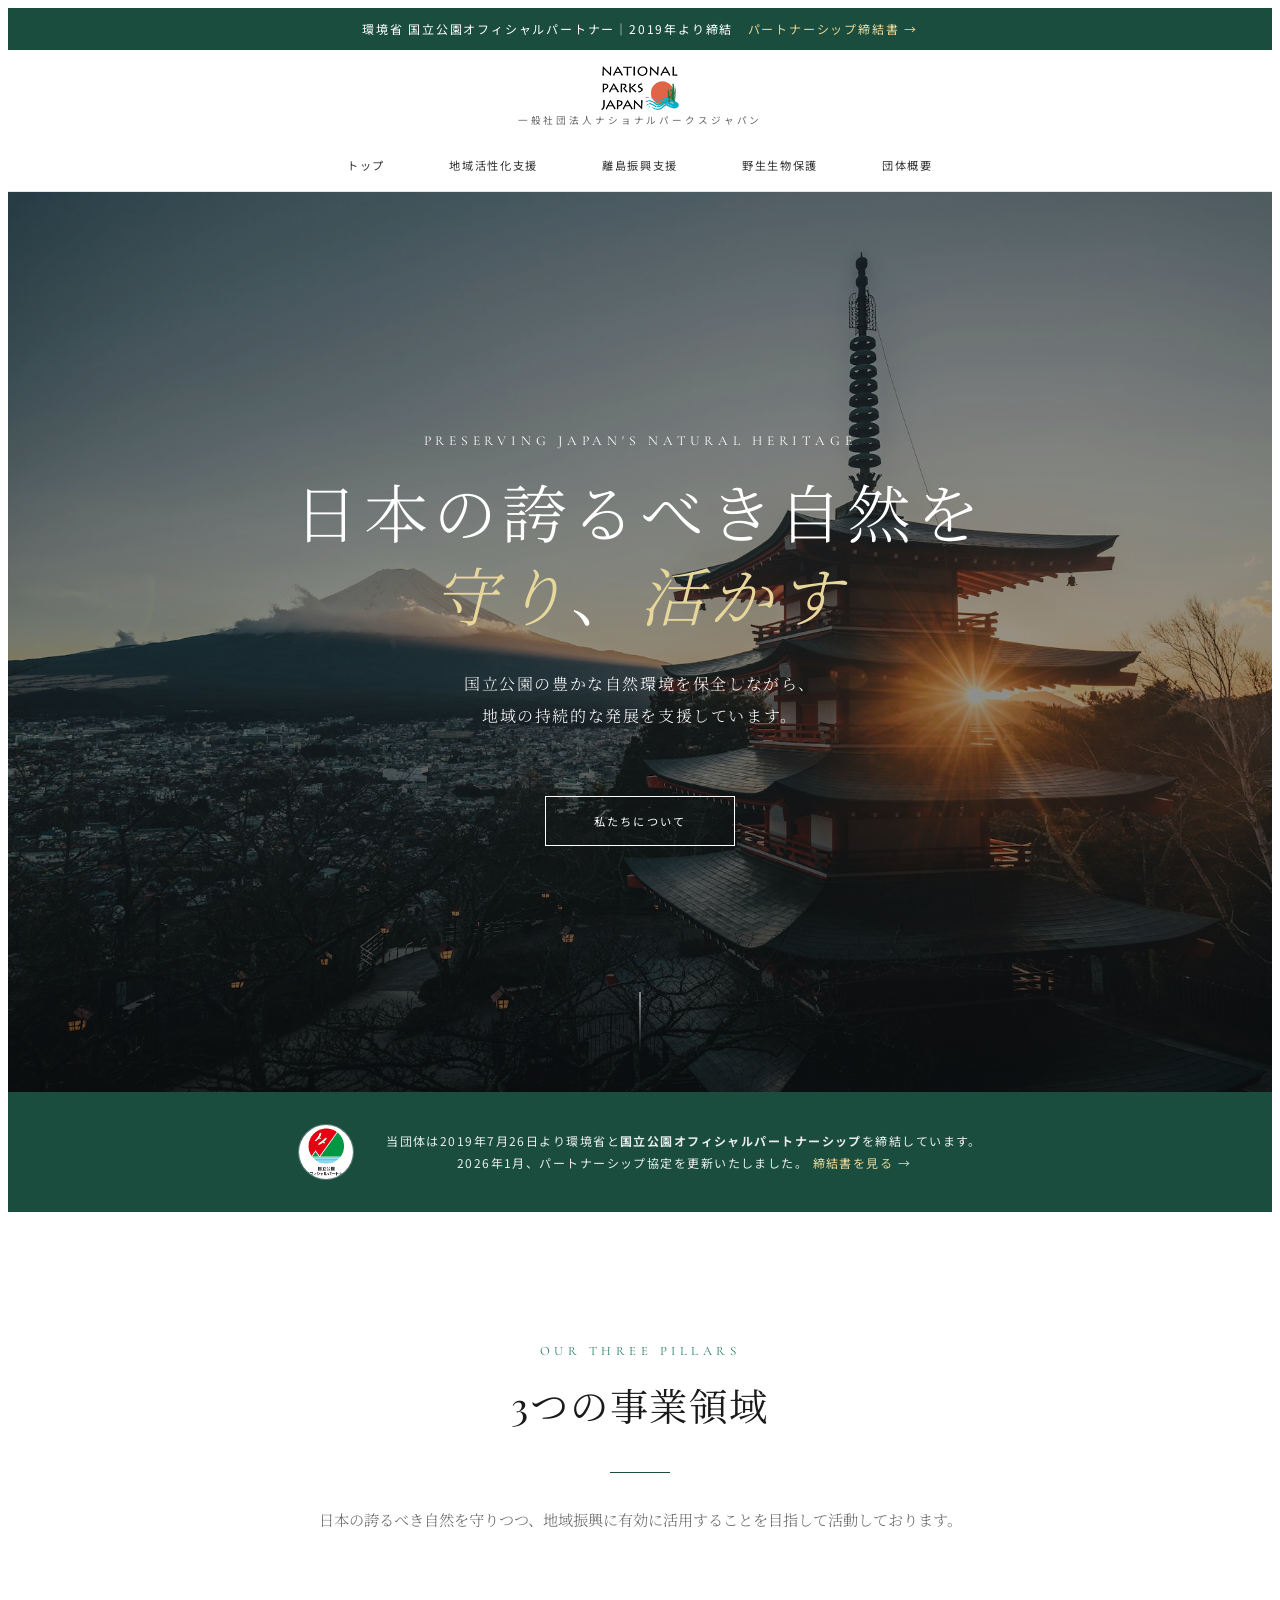
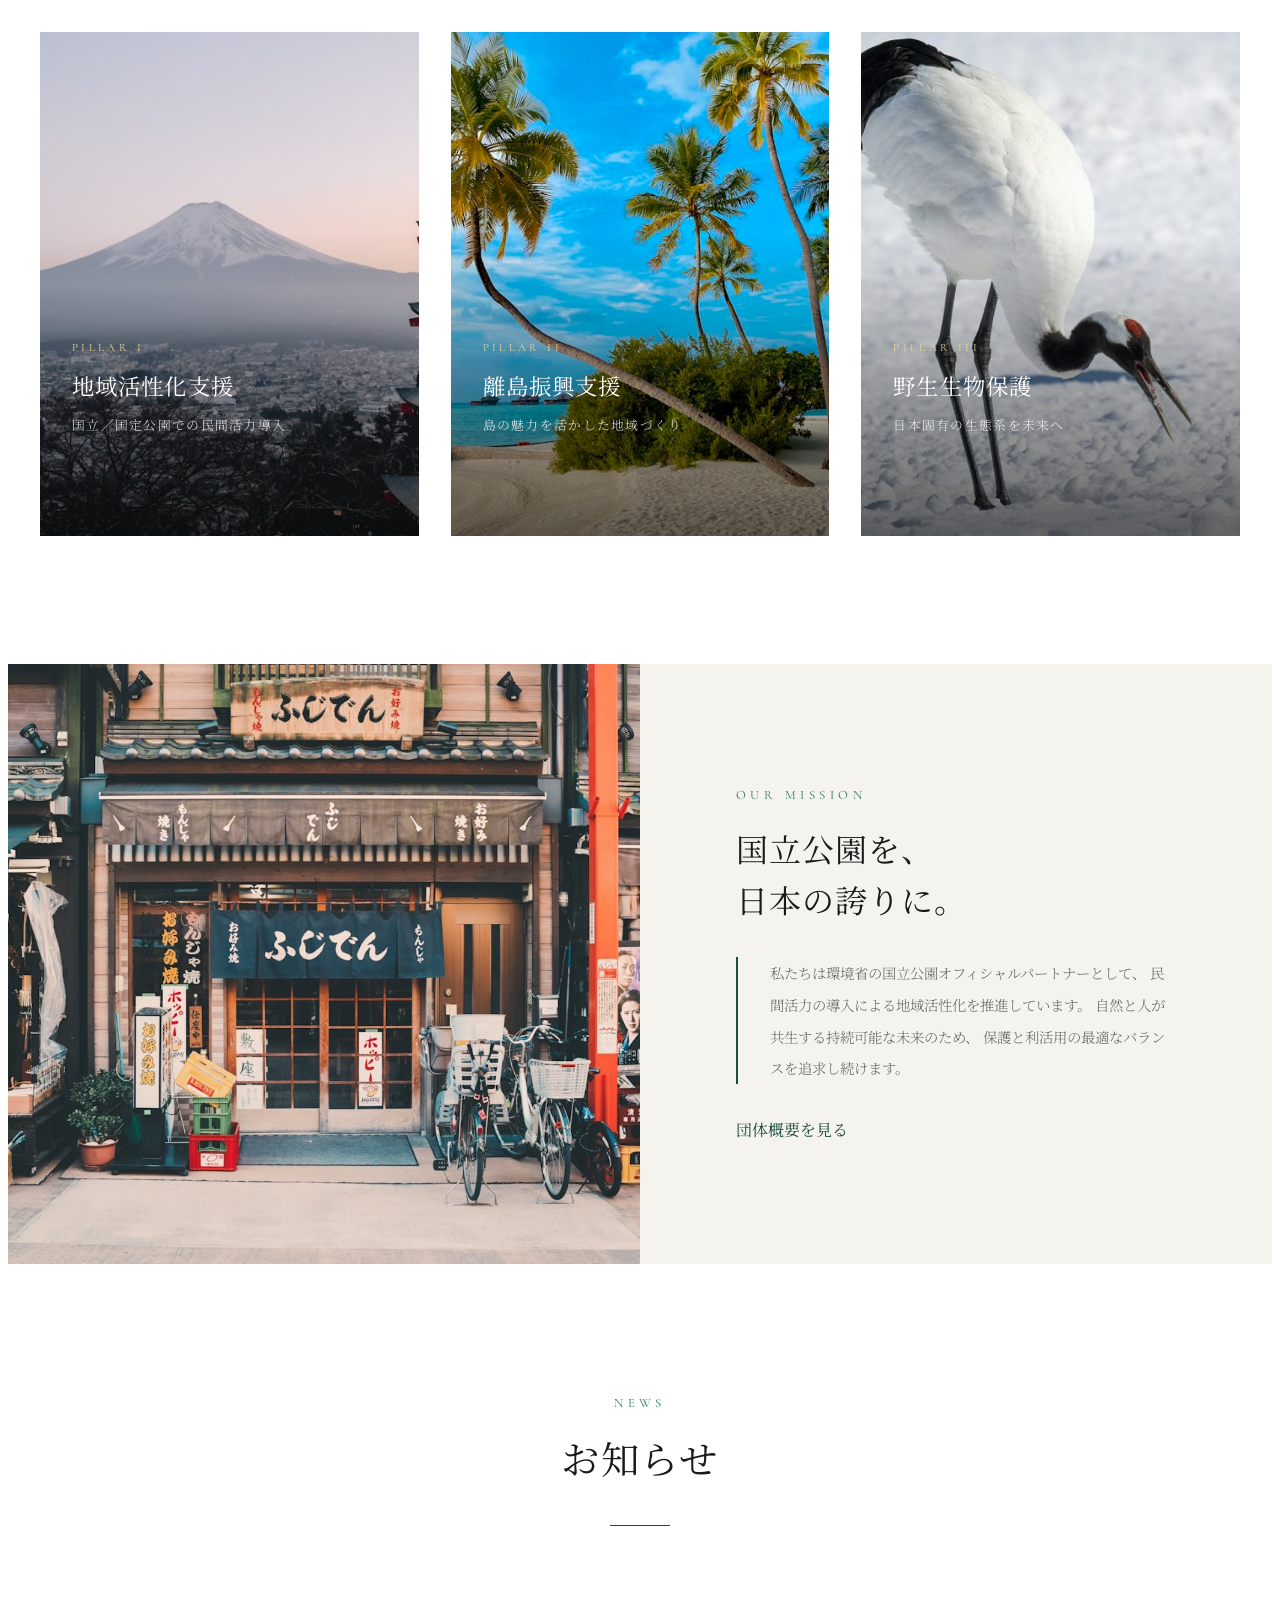
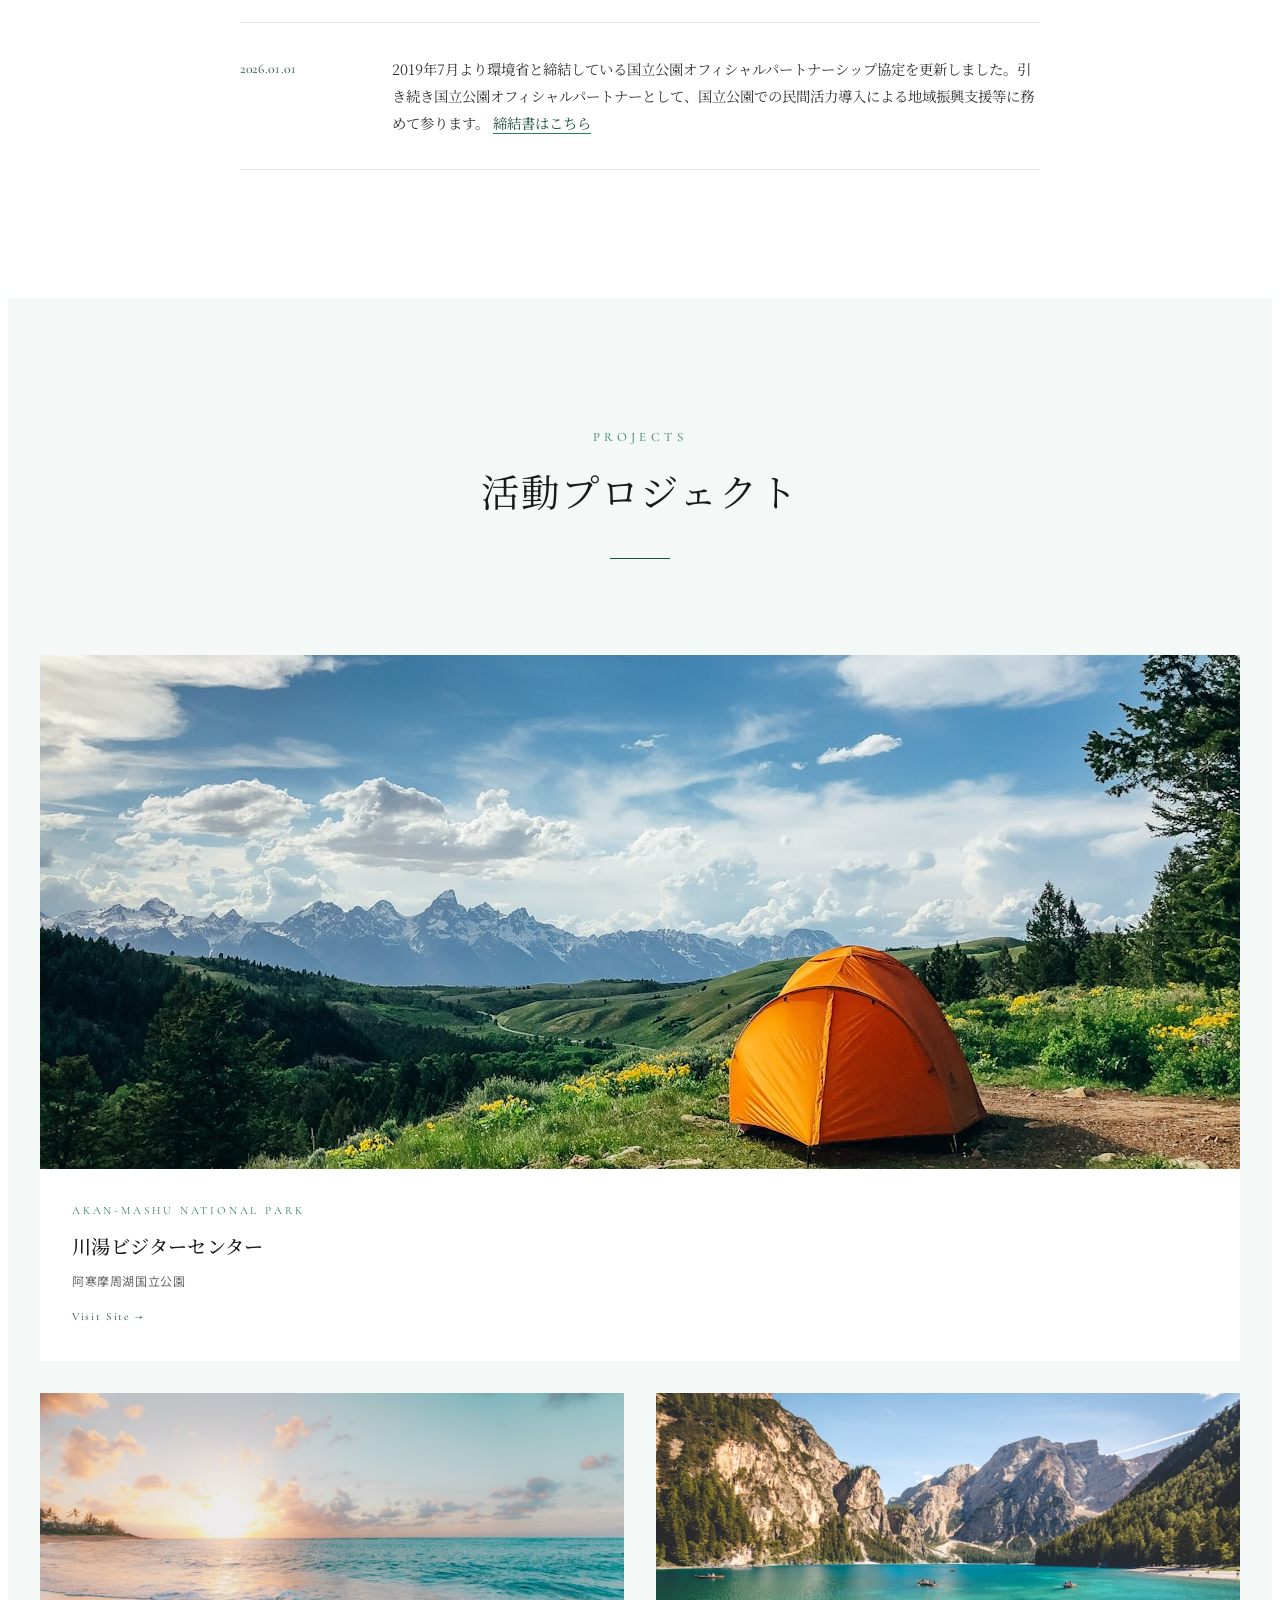
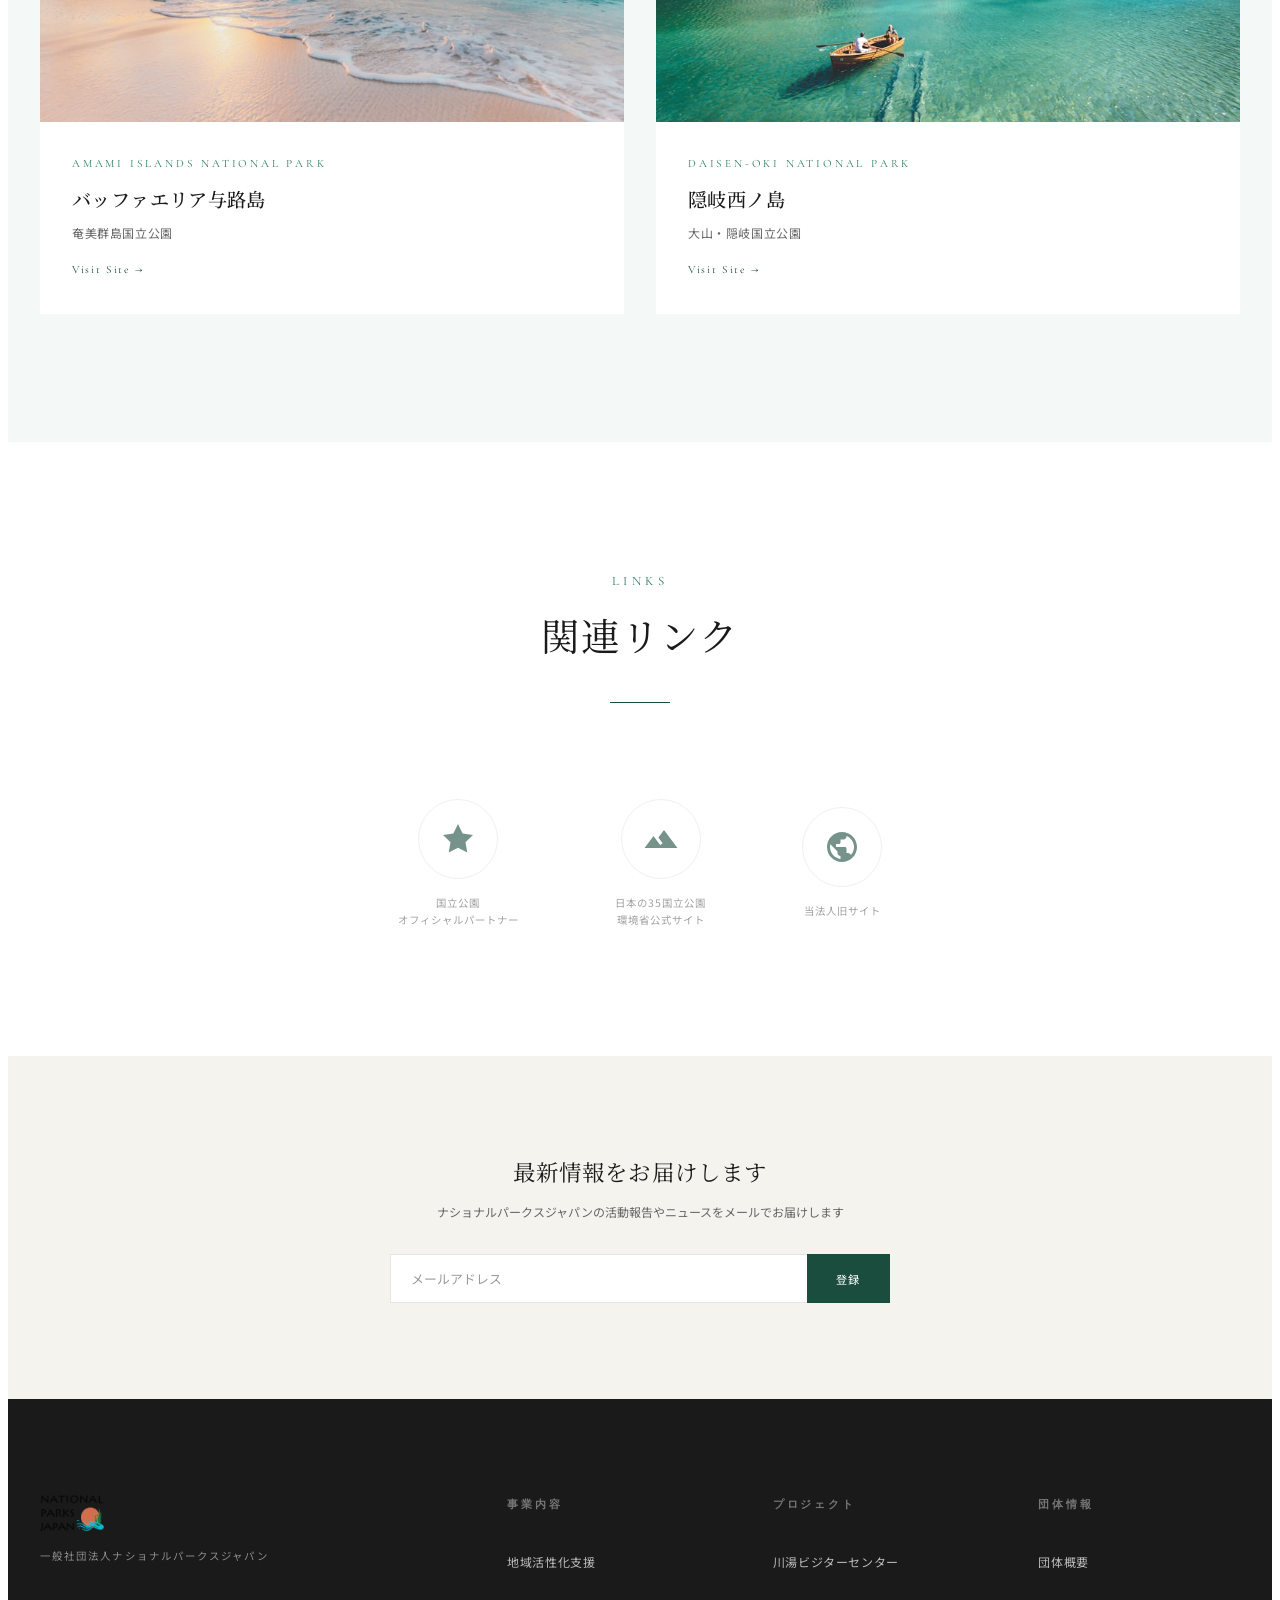
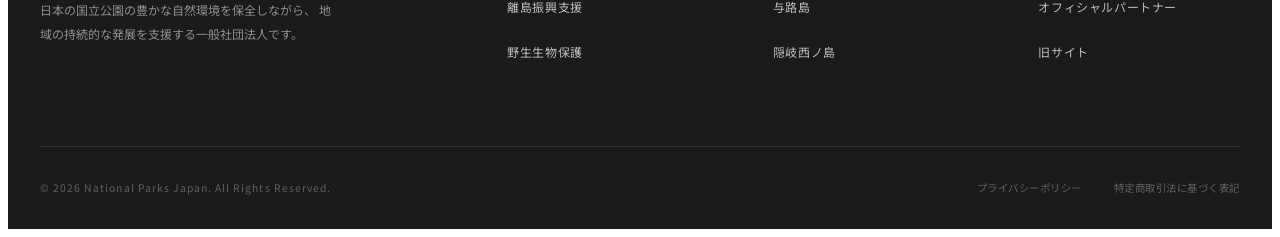
<file: index.html>
<!DOCTYPE html>
<html lang="ja">
<head>
<meta charset="UTF-8">
<meta name="viewport" content="width=device-width, initial-scale=1.0">
<title>一般社団法人ナショナルパークスジャパン | National Parks Japan</title>

<!-- Google Fonts -->
<link rel="preconnect" href="https://fonts.googleapis.com">
<link rel="preconnect" href="https://fonts.gstatic.com" crossorigin>
<link href="https://fonts.googleapis.com/css2?family=Cormorant+Garamond:ital,wght@0,300;0,400;0,500;0,600;0,700;1,300;1,400&family=Noto+Serif+JP:wght@200;300;400;500;600;700&family=Noto+Sans+JP:wght@300;400;500;700&family=Playfair+Display:ital,wght@0,400;0,500;0,600;0,700;1,400;1,500&display=swap" rel="stylesheet">

<link rel="stylesheet" href="npj-style.css">
</head>
<body class="npj">

<!-- ============ ANNOUNCEMENT BAR ============ -->
<div class="announcement-bar">
  環境省 国立公園オフィシャルパートナー｜2019年より締結&nbsp;&nbsp;
  <a href="http://jcf.vc/pdf/press_20260101.pdf" target="_blank">パートナーシップ締結書 →</a>
</div>

<!-- ============ HEADER ============ -->
<header class="site-header">
  <div class="header-inner">
    <a href="index.html" class="site-logo">
      <img src="images/npj-logo.png" alt="National Parks Japan" class="logo-img">
      <span class="logo-jp">一般社団法人ナショナルパークスジャパン</span>
    </a>
    <nav class="main-nav">
      <ul class="nav-links">
        <li><a href="index.html">トップ</a></li>
        <li><a href="chiiki-kasseika.html">地域活性化支援</a></li>
        <li><a href="ritou-shinkou.html">離島振興支援</a></li>
        <li><a href="yasei-seibutsu.html">野生生物保護</a></li>
        <li><a href="dantai-gaiyou.html">団体概要</a></li>
      </ul>
    </nav>
    <button class="mobile-menu-btn" aria-label="メニュー">
      <span></span>
      <span></span>
      <span></span>
    </button>
  </div>
</header>

<!-- ============ HERO ============ -->
<section class="hero">
  <div class="hero-media">
    <!-- Replace src with your actual hero image URL -->
    <img src="images/hero-top-fuji.jpg" alt="日本の国立公園の風景" loading="eager">
  </div>
  <div class="hero-overlay"></div>
  <div class="hero-content">
    <p class="hero-eyebrow">Preserving Japan's Natural Heritage</p>
    <h1 class="hero-title">日本の誇るべき自然を<br><em>守り</em>、<em>活かす</em></h1>
    <p class="hero-subtitle">
      国立公園の豊かな自然環境を保全しながら、<br>
      地域の持続的な発展を支援しています。
    </p>
    <div class="hero-cta">
      <a href="dantai-gaiyou.html" class="btn-primary">私たちについて</a>
    </div>
  </div>
  <div class="scroll-indicator">
    <span></span>
  </div>
</section>

<!-- ============ PARTNER STRIP ============ -->
<div class="partner-strip">
  <div class="partner-strip-inner">
    <img src="images/official-partner-badge.jpg" alt="国立公園オフィシャルパートナー" class="partner-badge-img">
    <p>
      当団体は2019年7月26日より環境省と<strong>国立公園オフィシャルパートナーシップ</strong>を締結しています。<br>
      2026年1月、パートナーシップ協定を更新いたしました。
      <a href="http://jcf.vc/pdf/press_20260101.pdf" target="_blank">締結書を見る →</a>
    </p>
  </div>
</div>

<!-- ============ THREE PILLARS ============ -->
<section class="section" style="background: var(--np-white);">
  <div class="section-inner">
    <div class="section-header animate-on-scroll">
      <p class="section-eyebrow">Our Three Pillars</p>
      <h2 class="section-title">3つの事業領域</h2>
      <div class="section-line"></div>
      <p class="section-desc">
        日本の誇るべき自然を守りつつ、地域振興に有効に活用することを目指して活動しております。
      </p>
    </div>

    <div class="pillars-grid">
      <!-- Pillar 1 -->
      <a href="chiiki-kasseika.html" class="pillar-card animate-on-scroll">
        <img src="images/pillar-chiiki-akan.jpg" alt="国立公園の活性化支援">
        <div class="pillar-card-overlay"></div>
        <div class="pillar-card-content">
          <p class="pillar-number">Pillar I</p>
          <h3 class="pillar-title">地域活性化支援</h3>
          <p class="pillar-title-jp">国立／国定公園での民間活力導入</p>
          <span class="pillar-link">Explore →</span>
        </div>
      </a>

      <!-- Pillar 2 -->
      <a href="ritou-shinkou.html" class="pillar-card animate-on-scroll" style="transition-delay: 0.15s;">
        <img src="images/pillar-ritou-amami.jpg" alt="離島振興支援">
        <div class="pillar-card-overlay"></div>
        <div class="pillar-card-content">
          <p class="pillar-number">Pillar II</p>
          <h3 class="pillar-title">離島振興支援</h3>
          <p class="pillar-title-jp">島の魅力を活かした地域づくり</p>
          <span class="pillar-link">Explore →</span>
        </div>
      </a>

      <!-- Pillar 3 -->
      <a href="yasei-seibutsu.html" class="pillar-card animate-on-scroll" style="transition-delay: 0.3s;">
        <img src="images/pillar-yasei-wildlife.jpg" alt="野生生物保護">
        <div class="pillar-card-overlay"></div>
        <div class="pillar-card-content">
          <p class="pillar-number">Pillar III</p>
          <h3 class="pillar-title">野生生物保護</h3>
          <p class="pillar-title-jp">日本固有の生態系を未来へ</p>
          <span class="pillar-link">Explore →</span>
        </div>
      </a>
    </div>
  </div>
</section>

<!-- ============ INTRO STATEMENT ============ -->
<section class="intro-statement">
  <div class="intro-inner">
    <div class="intro-image">
      <img src="images/mission-nature.jpg" alt="日本の自然風景">
    </div>
    <div class="intro-text animate-on-scroll">
      <p class="section-eyebrow">Our Mission</p>
      <h2>国立公園を、<br>日本の誇りに。</h2>
      <blockquote>
        私たちは環境省の国立公園オフィシャルパートナーとして、
        民間活力の導入による地域活性化を推進しています。
        自然と人が共生する持続可能な未来のため、
        保護と利活用の最適なバランスを追求し続けます。
      </blockquote>
      <a href="dantai-gaiyou.html" class="btn-dark">団体概要を見る</a>
    </div>
  </div>
</section>

<!-- ============ NEWS ============ -->
<section class="section news-section">
  <div class="section-inner">
    <div class="section-header animate-on-scroll">
      <p class="section-eyebrow">News</p>
      <h2 class="section-title">お知らせ</h2>
      <div class="section-line"></div>
    </div>

    <div class="news-list animate-on-scroll">
      <div class="news-item">
        <time class="news-date">2026.01.01</time>
        <div class="news-content">
          2019年7月より環境省と締結している国立公園オフィシャルパートナーシップ協定を更新しました。引き続き国立公園オフィシャルパートナーとして、国立公園での民間活力導入による地域振興支援等に務めて参ります。
          <a href="http://jcf.vc/pdf/press_20260101.pdf" target="_blank">締結書はこちら</a>
        </div>
      </div>
    </div>
  </div>
</section>

<!-- ============ PROJECTS GRID ============ -->
<section class="section projects-section">
  <div class="section-inner">
    <div class="section-header animate-on-scroll">
      <p class="section-eyebrow">Projects</p>
      <h2 class="section-title">活動プロジェクト</h2>
      <div class="section-line"></div>
    </div>

    <div class="projects-grid">
      <!-- Featured: Kawayu Visitor Center -->
      <a href="https://nationalpark.cafe/" class="project-card featured animate-on-scroll" target="_blank">
        <div class="project-card-image">
          <img src="images/project-kawayu-vc.jpg" alt="川湯ビジターセンター">
        </div>
        <div class="project-card-body">
          <p class="project-card-label">Akan-Mashu National Park</p>
          <h3 class="project-card-title">川湯ビジターセンター</h3>
          <p class="project-card-subtitle">阿寒摩周湖国立公園</p>
          <span class="project-card-arrow">Visit Site →</span>
        </div>
      </a>

      <!-- Yorojima -->
      <a href="https://yorojima.jp/" class="project-card animate-on-scroll" target="_blank">
        <div class="project-card-image">
          <img src="images/project-yorojima.jpg" alt="与路島">
        </div>
        <div class="project-card-body">
          <p class="project-card-label">Amami Islands National Park</p>
          <h3 class="project-card-title">バッファエリア与路島</h3>
          <p class="project-card-subtitle">奄美群島国立公園</p>
          <span class="project-card-arrow">Visit Site →</span>
        </div>
      </a>

      <!-- Oki Nishinoshima -->
      <a href="http://oki-nishinoshima.jp/" class="project-card animate-on-scroll" style="transition-delay: 0.15s;" target="_blank">
        <div class="project-card-image">
          <img src="images/project-oki-nishinoshima.jpg" alt="隠岐西ノ島">
        </div>
        <div class="project-card-body">
          <p class="project-card-label">Daisen-Oki National Park</p>
          <h3 class="project-card-title">隠岐西ノ島</h3>
          <p class="project-card-subtitle">大山・隠岐国立公園</p>
          <span class="project-card-arrow">Visit Site →</span>
        </div>
      </a>
    </div>
  </div>
</section>

<!-- ============ PARTNERS ============ -->
<section class="section partners-section">
  <div class="section-inner">
    <div class="section-header animate-on-scroll">
      <p class="section-eyebrow">Links</p>
      <h2 class="section-title">関連リンク</h2>
      <div class="section-line"></div>
    </div>

    <div class="partners-logos animate-on-scroll">
      <a href="https://www.env.go.jp/nature/nationalparks/pick-up/official-partner/" class="partner-logo-item" target="_blank">
        <div class="partner-logo-icon">
          <svg viewBox="0 0 24 24"><path d="M12 2L15.09 8.26L22 9.27L17 14.14L18.18 21.02L12 17.77L5.82 21.02L7 14.14L2 9.27L8.91 8.26L12 2Z"/></svg>
        </div>
        <span class="partner-logo-label">国立公園<br>オフィシャルパートナー</span>
      </a>

      <a href="https://www.env.go.jp/park/parks/index.html" class="partner-logo-item" target="_blank">
        <div class="partner-logo-icon">
          <svg viewBox="0 0 24 24"><path d="M14,6l-3.75,5l2.85,3.8l-1.6,1.2C9.81,13.75,7,10,7,10l-6,8h22L14,6z"/></svg>
        </div>
        <span class="partner-logo-label">日本の35国立公園<br>環境省公式サイト</span>
      </a>

      <a href="https://www.nationalparks.jp/" class="partner-logo-item" target="_blank">
        <div class="partner-logo-icon">
          <svg viewBox="0 0 24 24"><path d="M12 2C6.48 2 2 6.48 2 12s4.48 10 10 10 10-4.48 10-10S17.52 2 12 2zm-1 17.93c-3.95-.49-7-3.85-7-7.93 0-.62.08-1.21.21-1.79L9 15v1c0 1.1.9 2 2 2v1.93zm6.9-2.54c-.26-.81-1-1.39-1.9-1.39h-1v-3c0-.55-.45-1-1-1H8v-2h2c.55 0 1-.45 1-1V7h2c1.1 0 2-.9 2-2v-.41c2.93 1.19 5 4.06 5 7.41 0 2.08-.8 3.97-2.1 5.39z"/></svg>
        </div>
        <span class="partner-logo-label">当法人旧サイト</span>
      </a>
    </div>
  </div>
</section>

<!-- ============ EMAIL SIGNUP ============ -->
<div class="email-signup">
  <h3>最新情報をお届けします</h3>
  <p>ナショナルパークスジャパンの活動報告やニュースをメールでお届けします</p>
  <div class="email-form">
    <input type="email" placeholder="メールアドレス">
    <button type="button">登録</button>
  </div>
</div>

<!-- ============ FOOTER ============ -->
<footer class="site-footer">
  <div class="footer-inner">
    <div class="footer-top">
      <div class="footer-brand">
        <img src="images/npj-logo.png" alt="National Parks Japan" class="footer-logo-img">
        <div class="logo-jp">一般社団法人ナショナルパークスジャパン</div>
        <p>
          日本の国立公園の豊かな自然環境を保全しながら、
          地域の持続的な発展を支援する一般社団法人です。
        </p>
      </div>

      <div class="footer-col">
        <h4>事業内容</h4>
        <ul>
          <li><a href="chiiki-kasseika.html">地域活性化支援</a></li>
          <li><a href="ritou-shinkou.html">離島振興支援</a></li>
          <li><a href="yasei-seibutsu.html">野生生物保護</a></li>
        </ul>
      </div>

      <div class="footer-col">
        <h4>プロジェクト</h4>
        <ul>
          <li><a href="https://nationalpark.cafe/" target="_blank">川湯ビジターセンター</a></li>
          <li><a href="https://yorojima.jp/" target="_blank">与路島</a></li>
          <li><a href="http://oki-nishinoshima.jp/" target="_blank">隠岐西ノ島</a></li>
        </ul>
      </div>

      <div class="footer-col">
        <h4>団体情報</h4>
        <ul>
          <li><a href="dantai-gaiyou.html">団体概要</a></li>
          <li><a href="https://www.env.go.jp/nature/nationalparks/pick-up/official-partner/" target="_blank">オフィシャルパートナー</a></li>
          <li><a href="https://www.nationalparks.jp/" target="_blank">旧サイト</a></li>
        </ul>
      </div>
    </div>

    <div class="footer-bottom">
      <p>&copy; 2026 National Parks Japan. All Rights Reserved.</p>
      <div class="footer-bottom-links">
        <a href="#">プライバシーポリシー</a>
        <a href="#">特定商取引法に基づく表記</a>
      </div>
    </div>
  </div>
</footer>

<!-- ============ SCROLL ANIMATION SCRIPT ============ -->
<script>
document.addEventListener('DOMContentLoaded', function() {
  // Intersection Observer for scroll animations
  const observer = new IntersectionObserver((entries) => {
    entries.forEach(entry => {
      if (entry.isIntersecting) {
        entry.target.classList.add('visible');
      }
    });
  }, {
    threshold: 0.15,
    rootMargin: '0px 0px -50px 0px'
  });

  document.querySelectorAll('.animate-on-scroll').forEach(el => {
    observer.observe(el);
  });

  // Mobile menu toggle
  const menuBtn = document.querySelector('.mobile-menu-btn');
  const nav = document.querySelector('.main-nav');
  if (menuBtn) {
    menuBtn.addEventListener('click', function() {
      nav.style.display = nav.style.display === 'block' ? 'none' : 'block';
      if (nav.style.display === 'block') {
        nav.style.position = 'absolute';
        nav.style.top = '60px';
        nav.style.left = '0';
        nav.style.right = '0';
        nav.style.background = 'white';
        nav.style.padding = '20px';
        nav.style.borderBottom = '1px solid #e5e5e5';
        nav.style.transform = 'none';
        const ul = nav.querySelector('.nav-links');
        ul.style.flexDirection = 'column';
        ul.style.gap = '16px';
        ul.style.alignItems = 'center';
      }
    });
  }
});
</script>

</body>
</html>
</file>
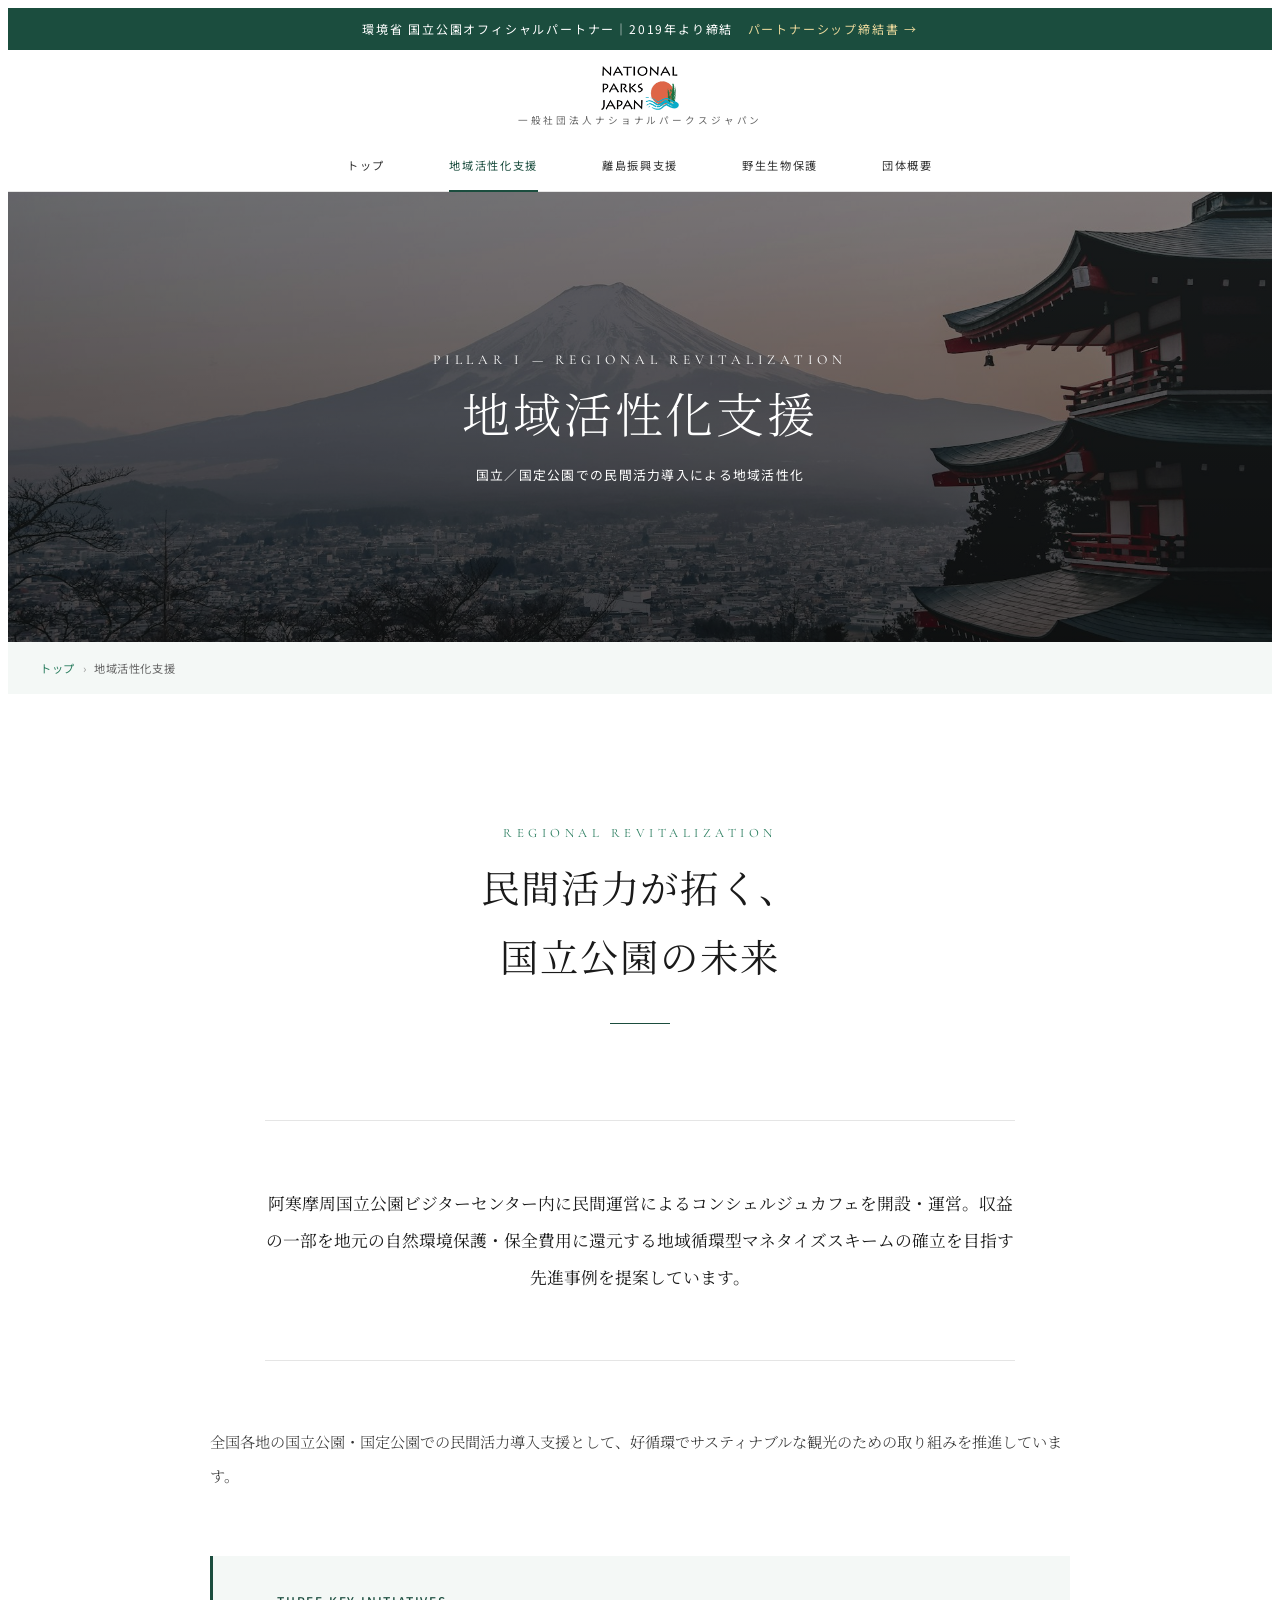
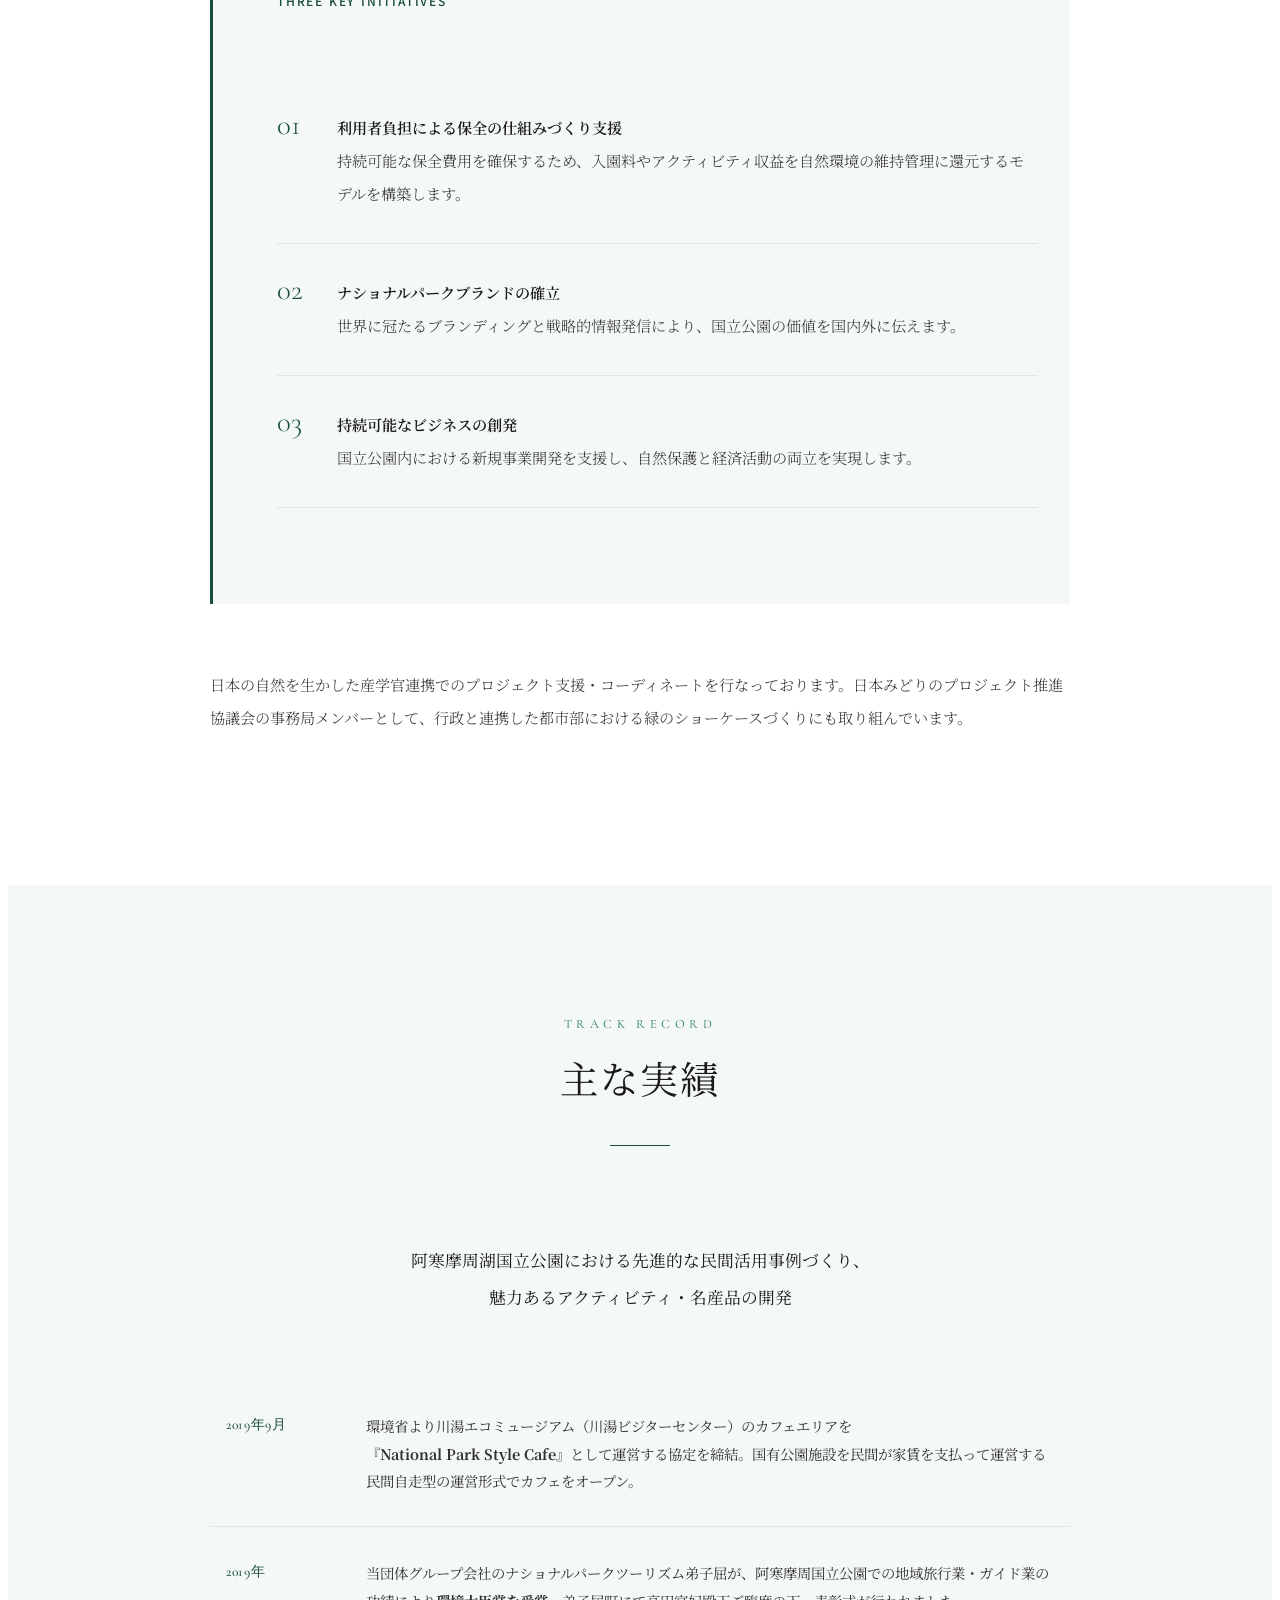
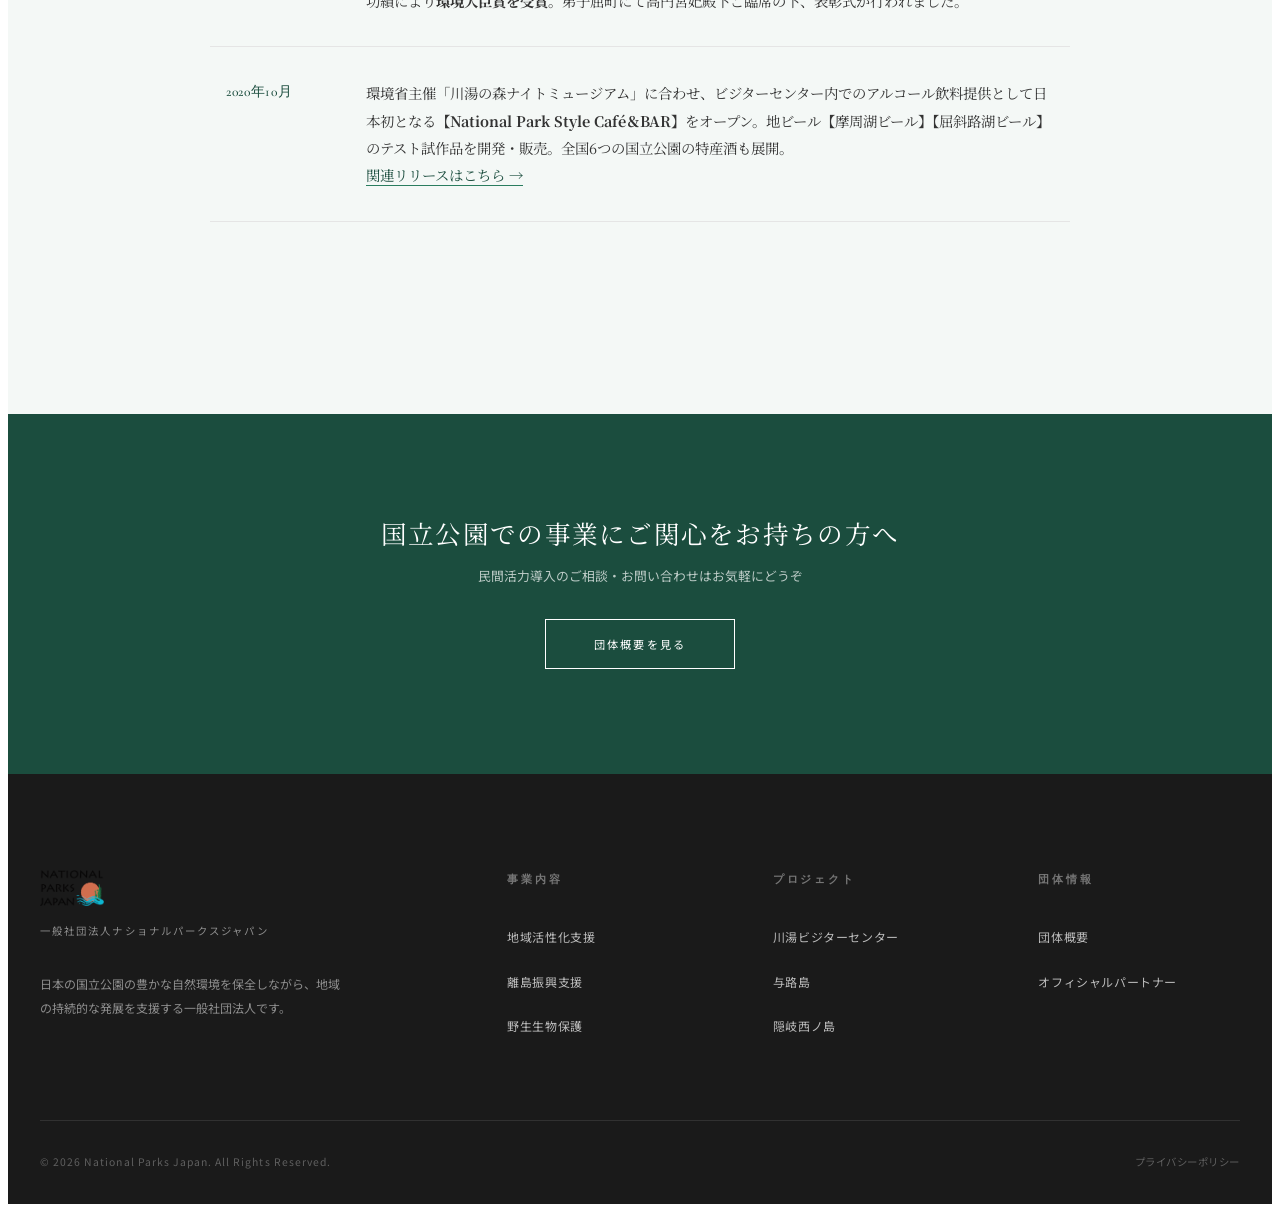
<file: chiiki-kasseika.html>
<!DOCTYPE html>
<html lang="ja">
<head>
<meta charset="UTF-8">
<meta name="viewport" content="width=device-width, initial-scale=1.0">
<title>地域活性化支援 | ナショナルパークスジャパン</title>
<link rel="preconnect" href="https://fonts.googleapis.com">
<link rel="preconnect" href="https://fonts.gstatic.com" crossorigin>
<link href="https://fonts.googleapis.com/css2?family=Cormorant+Garamond:ital,wght@0,300;0,400;0,500;0,600;0,700;1,300;1,400&family=Noto+Serif+JP:wght@200;300;400;500;600;700&family=Noto+Sans+JP:wght@300;400;500;700&family=Playfair+Display:ital,wght@0,400;0,500;0,600;0,700;1,400;1,500&display=swap" rel="stylesheet">
<link rel="stylesheet" href="npj-style.css">
</head>
<body class="npj">

<!-- ANNOUNCEMENT BAR -->
<div class="announcement-bar">
  環境省 国立公園オフィシャルパートナー｜2019年より締結&nbsp;&nbsp;
  <a href="http://jcf.vc/pdf/press_20260101.pdf" target="_blank">パートナーシップ締結書 →</a>
</div>

<!-- HEADER -->
<header class="site-header">
  <div class="header-inner">
    <a href="index.html" class="site-logo">
      <img src="images/npj-logo.png" alt="National Parks Japan" class="logo-img">
      <span class="logo-jp">一般社団法人ナショナルパークスジャパン</span>
    </a>
    <nav class="main-nav">
      <ul class="nav-links">
        <li><a href="index.html">トップ</a></li>
        <li><a href="chiiki-kasseika.html" class="current">地域活性化支援</a></li>
        <li><a href="ritou-shinkou.html">離島振興支援</a></li>
        <li><a href="yasei-seibutsu.html">野生生物保護</a></li>
        <li><a href="dantai-gaiyou.html">団体概要</a></li>
      </ul>
    </nav>
    <button class="mobile-menu-btn" aria-label="メニュー"><span></span><span></span><span></span></button>
  </div>
</header>

<!-- PAGE HERO -->
<section class="page-hero">
  <img src="images/hero-chiiki-akan.jpg" alt="阿寒摩周国立公園">
  <div class="page-hero-overlay"></div>
  <div class="page-hero-content">
    <p class="page-hero-eyebrow">Pillar I — Regional Revitalization</p>
    <h1 class="page-hero-title">地域活性化支援</h1>
    <p class="page-hero-sub">国立／国定公園での民間活力導入による地域活性化</p>
  </div>
</section>

<!-- BREADCRUMB -->
<div class="breadcrumb">
  <div class="breadcrumb-inner">
    <a href="index.html">トップ</a><span>›</span>地域活性化支援
  </div>
</div>

<!-- MAIN CONTENT -->
<section class="section" style="background: var(--np-white);">
  <div class="section-inner section-narrow">

    <div class="section-header anim">
      <p class="section-eyebrow">Regional Revitalization</p>
      <h2 class="section-title">民間活力が拓く、<br>国立公園の未来</h2>
      <div class="section-line"></div>
    </div>

    <p class="prose-lead anim">
      阿寒摩周国立公園ビジターセンター内に民間運営によるコンシェルジュカフェを開設・運営。収益の一部を地元の自然環境保護・保全費用に還元する地域循環型マネタイズスキームの確立を目指す先進事例を提案しています。
    </p>

    <div class="prose anim">
      <p>
        全国各地の国立公園・国定公園での民間活力導入支援として、好循環でサスティナブルな観光のための取り組みを推進しています。
      </p>

      <div class="highlight-box">
        <h3>Three Key Initiatives</h3>
        <ol class="pillar-list">
          <li>
            <strong>利用者負担による保全の仕組みづくり支援</strong><br>
            持続可能な保全費用を確保するため、入園料やアクティビティ収益を自然環境の維持管理に還元するモデルを構築します。
          </li>
          <li>
            <strong>ナショナルパークブランドの確立</strong><br>
            世界に冠たるブランディングと戦略的情報発信により、国立公園の価値を国内外に伝えます。
          </li>
          <li>
            <strong>持続可能なビジネスの創発</strong><br>
            国立公園内における新規事業開発を支援し、自然保護と経済活動の両立を実現します。
          </li>
        </ol>
      </div>

      <p>
        日本の自然を生かした産学官連携でのプロジェクト支援・コーディネートを行なっております。日本みどりのプロジェクト推進協議会の事務局メンバーとして、行政と連携した都市部における緑のショーケースづくりにも取り組んでいます。
      </p>
    </div>
  </div>
</section>

<!-- 実績セクション -->
<section class="section" style="background: var(--np-green-mist);">
  <div class="section-inner section-narrow">
    <div class="section-header anim">
      <p class="section-eyebrow">Track Record</p>
      <h2 class="section-title">主な実績</h2>
      <div class="section-line"></div>
    </div>

    <p class="prose-lead anim" style="border: none; padding: 0; margin-bottom: var(--space-lg);">
      阿寒摩周湖国立公園における先進的な民間活用事例づくり、<br>魅力あるアクティビティ・名産品の開発
    </p>

    <table class="timeline-table anim">
      <tr>
        <td>2019年9月</td>
        <td>環境省より川湯エコミュージアム（川湯ビジターセンター）のカフェエリアを<strong>『National Park Style Cafe』</strong>として運営する協定を締結。国有公園施設を民間が家賃を支払って運営する民間自走型の運営形式でカフェをオープン。</td>
      </tr>
      <tr>
        <td>2019年</td>
        <td>当団体グループ会社のナショナルパークツーリズム弟子屈が、阿寒摩周国立公園での地域旅行業・ガイド業の功績により<strong>環境大臣賞を受賞</strong>。弟子屈町にて高円宮妃殿下ご臨席の下、表彰式が行われました。</td>
      </tr>
      <tr>
        <td>2020年10月</td>
        <td>環境省主催「川湯の森ナイトミュージアム」に合わせ、ビジターセンター内でのアルコール飲料提供として日本初となる<strong>【National Park Style Café＆BAR】</strong>をオープン。地ビール【摩周湖ビール】【屈斜路湖ビール】のテスト試作品を開発・販売。全国6つの国立公園の特産酒も展開。<br><a href="https://nationalpark.love/wp-content/uploads/2023/05/20221016_press.2020.10.16.pdf" target="_blank">関連リリースはこちら →</a></td>
      </tr>
    </table>
  </div>
</section>

<!-- CTA BANNER -->
<div class="cta-banner">
  <h2>国立公園での事業にご関心をお持ちの方へ</h2>
  <p>民間活力導入のご相談・お問い合わせはお気軽にどうぞ</p>
  <a href="dantai-gaiyou.html" class="btn-primary">団体概要を見る</a>
</div>

<!-- FOOTER -->
<footer class="site-footer">
  <div class="footer-inner">
    <div class="footer-top">
      <div class="footer-brand">
        <img src="images/npj-logo.png" alt="National Parks Japan" class="footer-logo-img">
        <div class="logo-jp">一般社団法人ナショナルパークスジャパン</div>
        <p>日本の国立公園の豊かな自然環境を保全しながら、地域の持続的な発展を支援する一般社団法人です。</p>
      </div>
      <div class="footer-col"><h4>事業内容</h4><ul><li><a href="chiiki-kasseika.html">地域活性化支援</a></li><li><a href="ritou-shinkou.html">離島振興支援</a></li><li><a href="yasei-seibutsu.html">野生生物保護</a></li></ul></div>
      <div class="footer-col"><h4>プロジェクト</h4><ul><li><a href="https://nationalpark.cafe/" target="_blank">川湯ビジターセンター</a></li><li><a href="https://yorojima.jp/" target="_blank">与路島</a></li><li><a href="http://oki-nishinoshima.jp/" target="_blank">隠岐西ノ島</a></li></ul></div>
      <div class="footer-col"><h4>団体情報</h4><ul><li><a href="dantai-gaiyou.html">団体概要</a></li><li><a href="https://www.env.go.jp/nature/nationalparks/pick-up/official-partner/" target="_blank">オフィシャルパートナー</a></li></ul></div>
    </div>
    <div class="footer-bottom">
      <p>&copy; 2026 National Parks Japan. All Rights Reserved.</p>
      <div class="footer-bottom-links"><a href="#">プライバシーポリシー</a></div>
    </div>
  </div>
</footer>

<script>
document.addEventListener('DOMContentLoaded', function() {
  const observer = new IntersectionObserver((entries) => {
    entries.forEach(entry => { if (entry.isIntersecting) entry.target.classList.add('visible'); });
  }, { threshold: 0.15, rootMargin: '0px 0px -50px 0px' });
  document.querySelectorAll('.anim').forEach(el => observer.observe(el));
  const menuBtn = document.querySelector('.mobile-menu-btn');
  const nav = document.querySelector('.main-nav');
  if (menuBtn) menuBtn.addEventListener('click', function() {
    nav.style.display = nav.style.display === 'block' ? 'none' : 'block';
    if (nav.style.display === 'block') {
      Object.assign(nav.style, {position:'absolute',top:'60px',left:'0',right:'0',background:'white',padding:'20px',borderBottom:'1px solid #e5e5e5',transform:'none'});
      Object.assign(nav.querySelector('.nav-links').style, {flexDirection:'column',gap:'16px',alignItems:'center'});
    }
  });
});
</script>
</body>
</html>
</file>
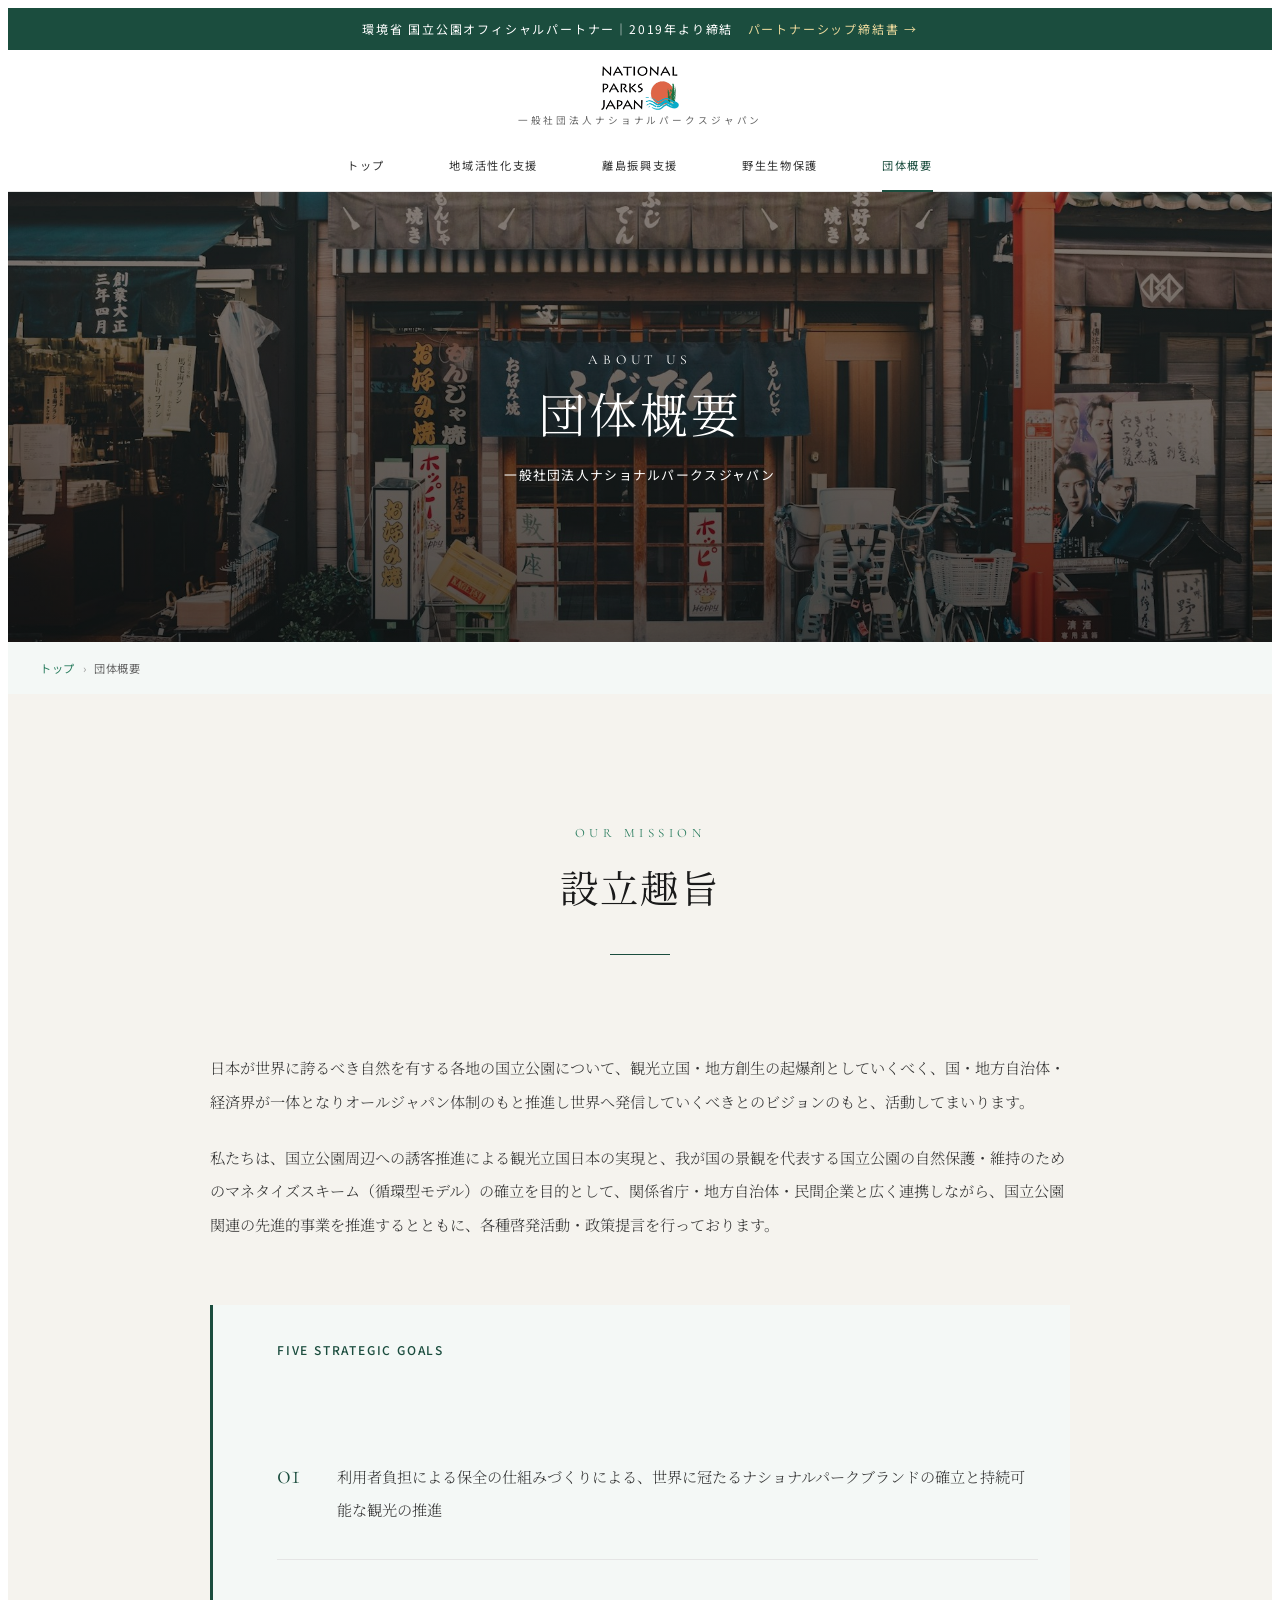
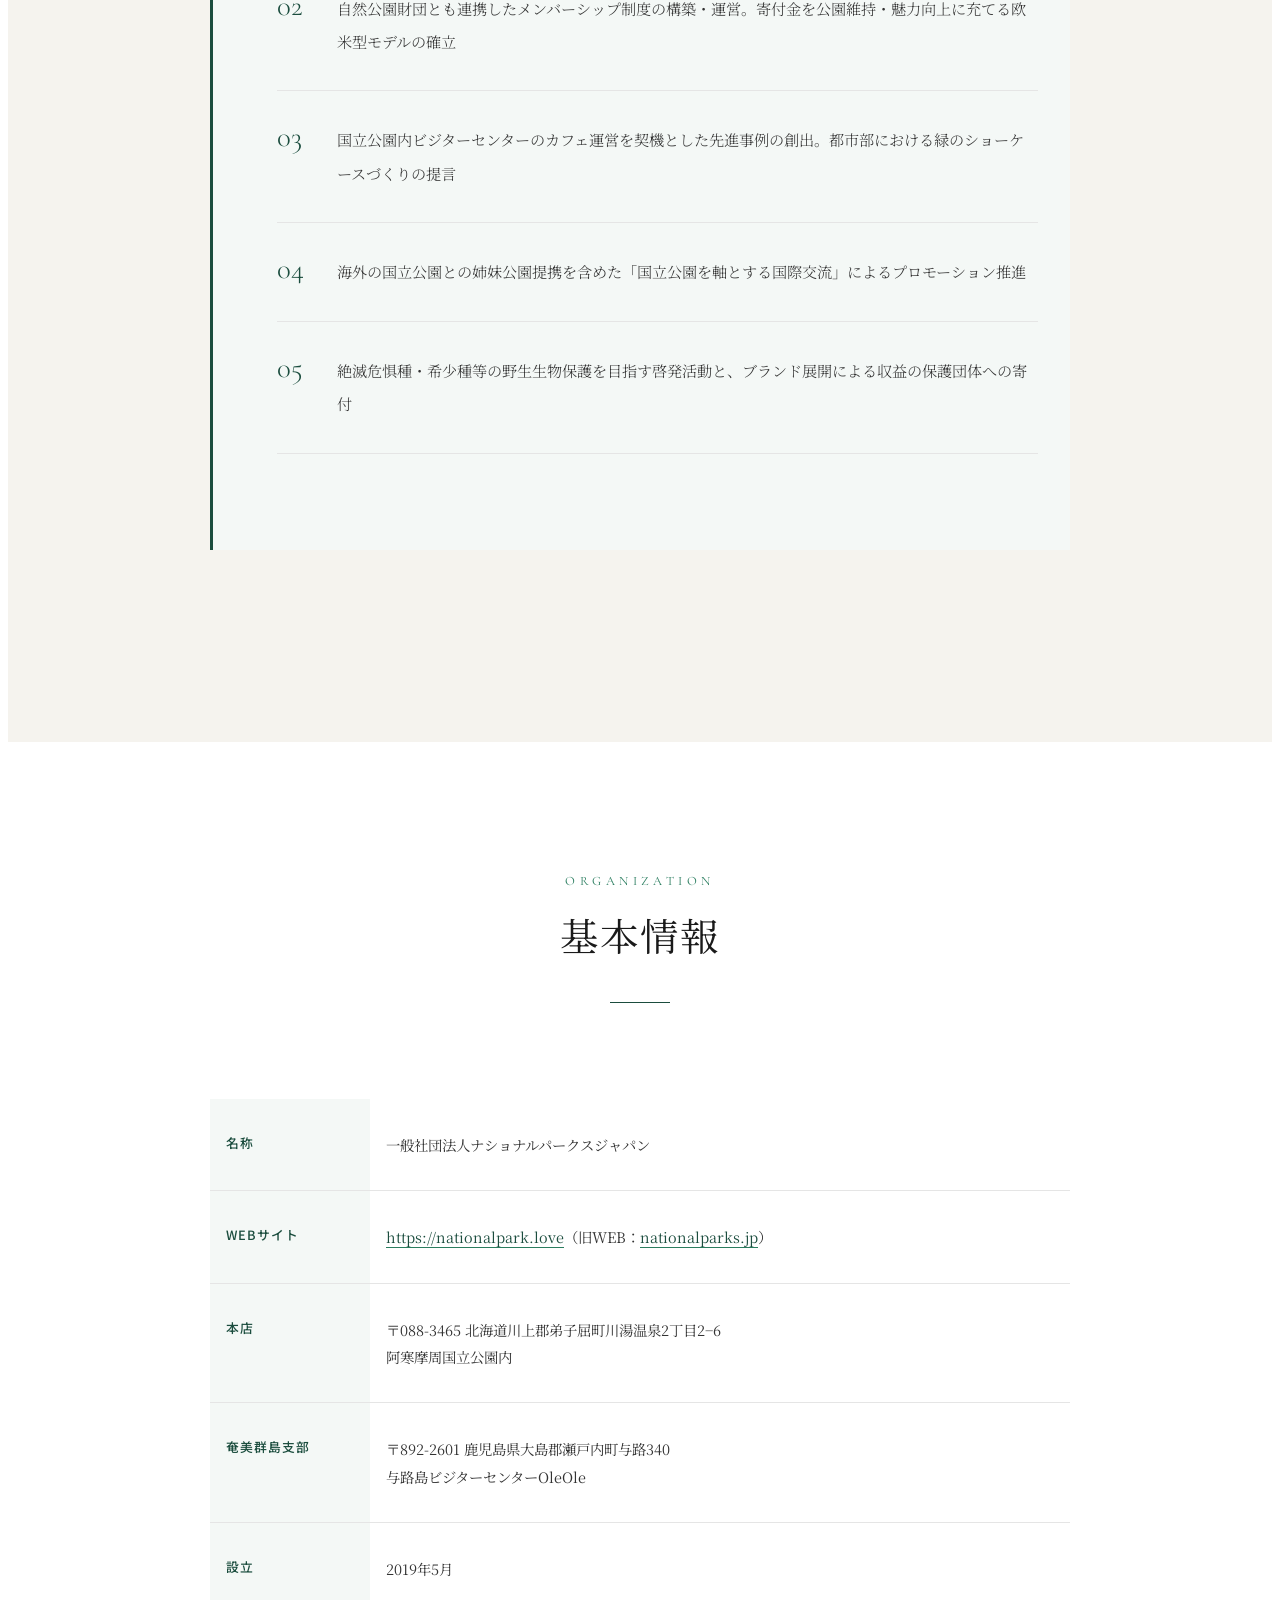
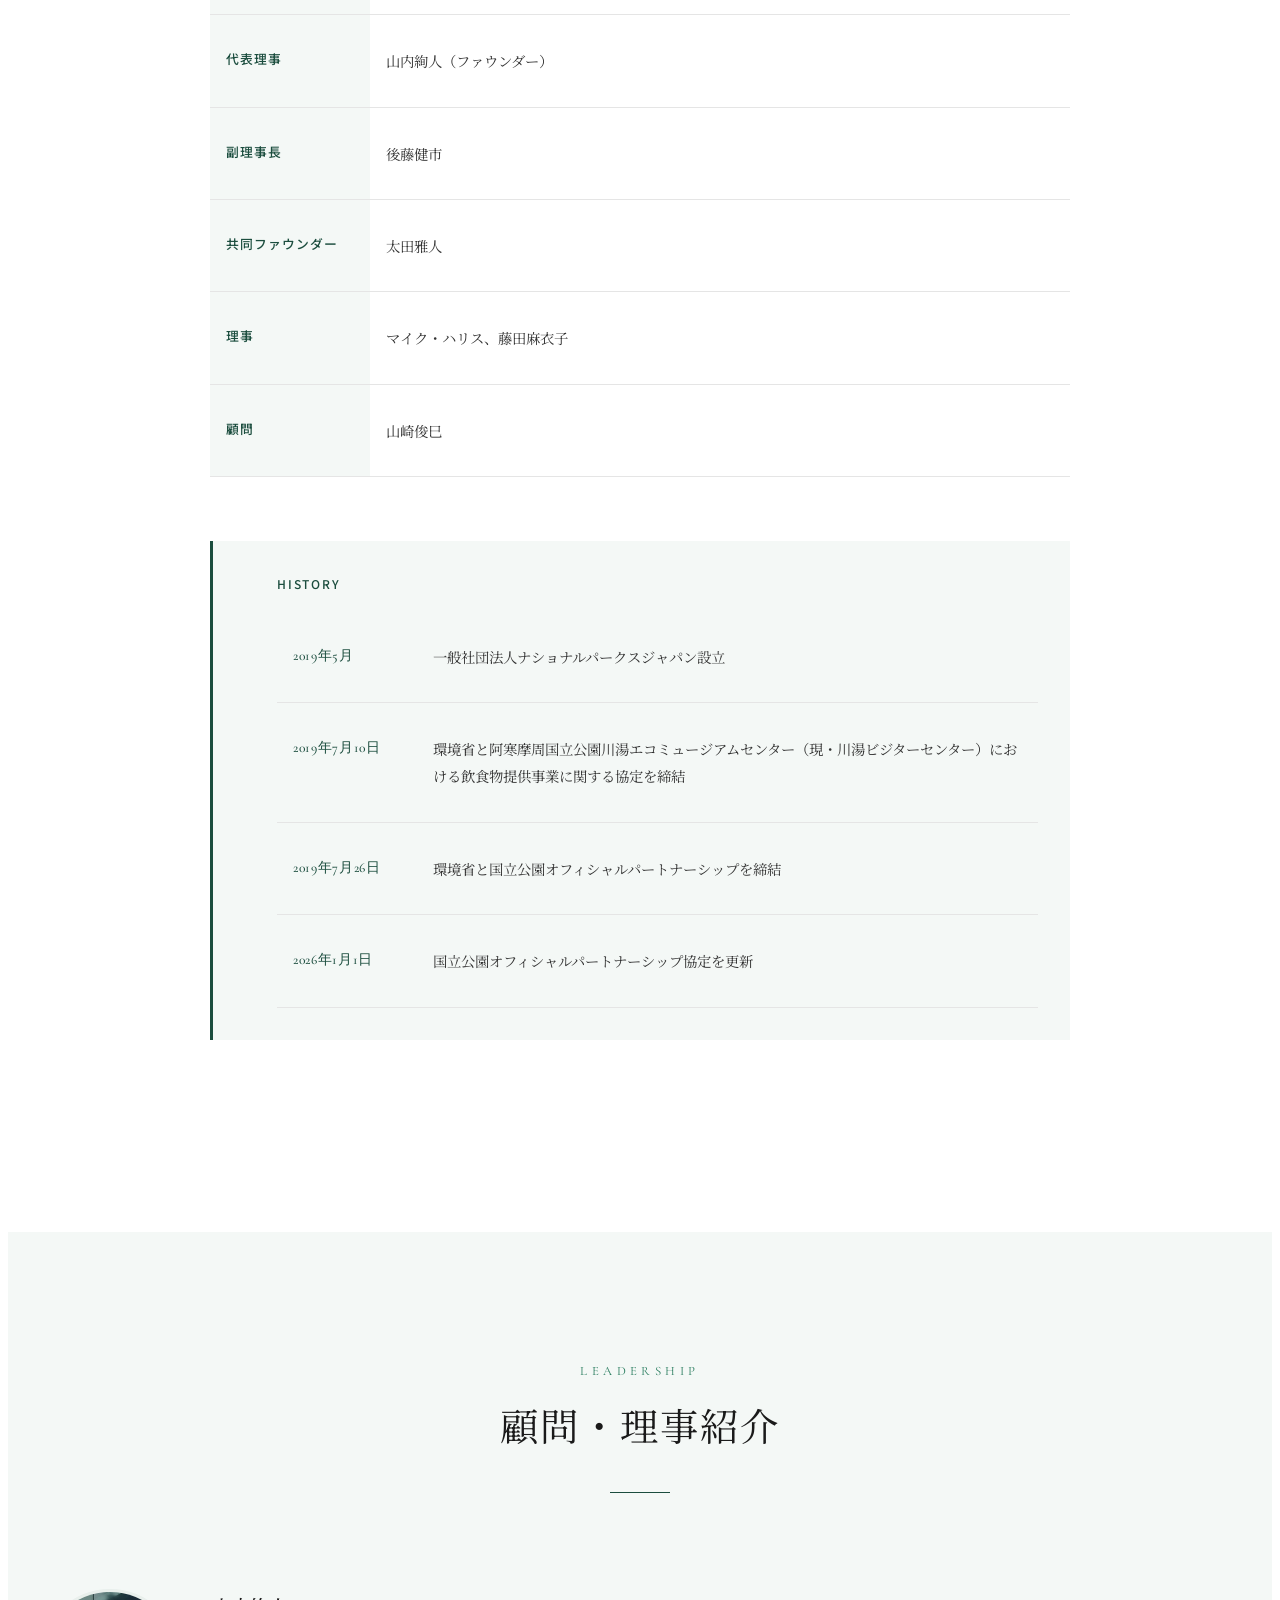
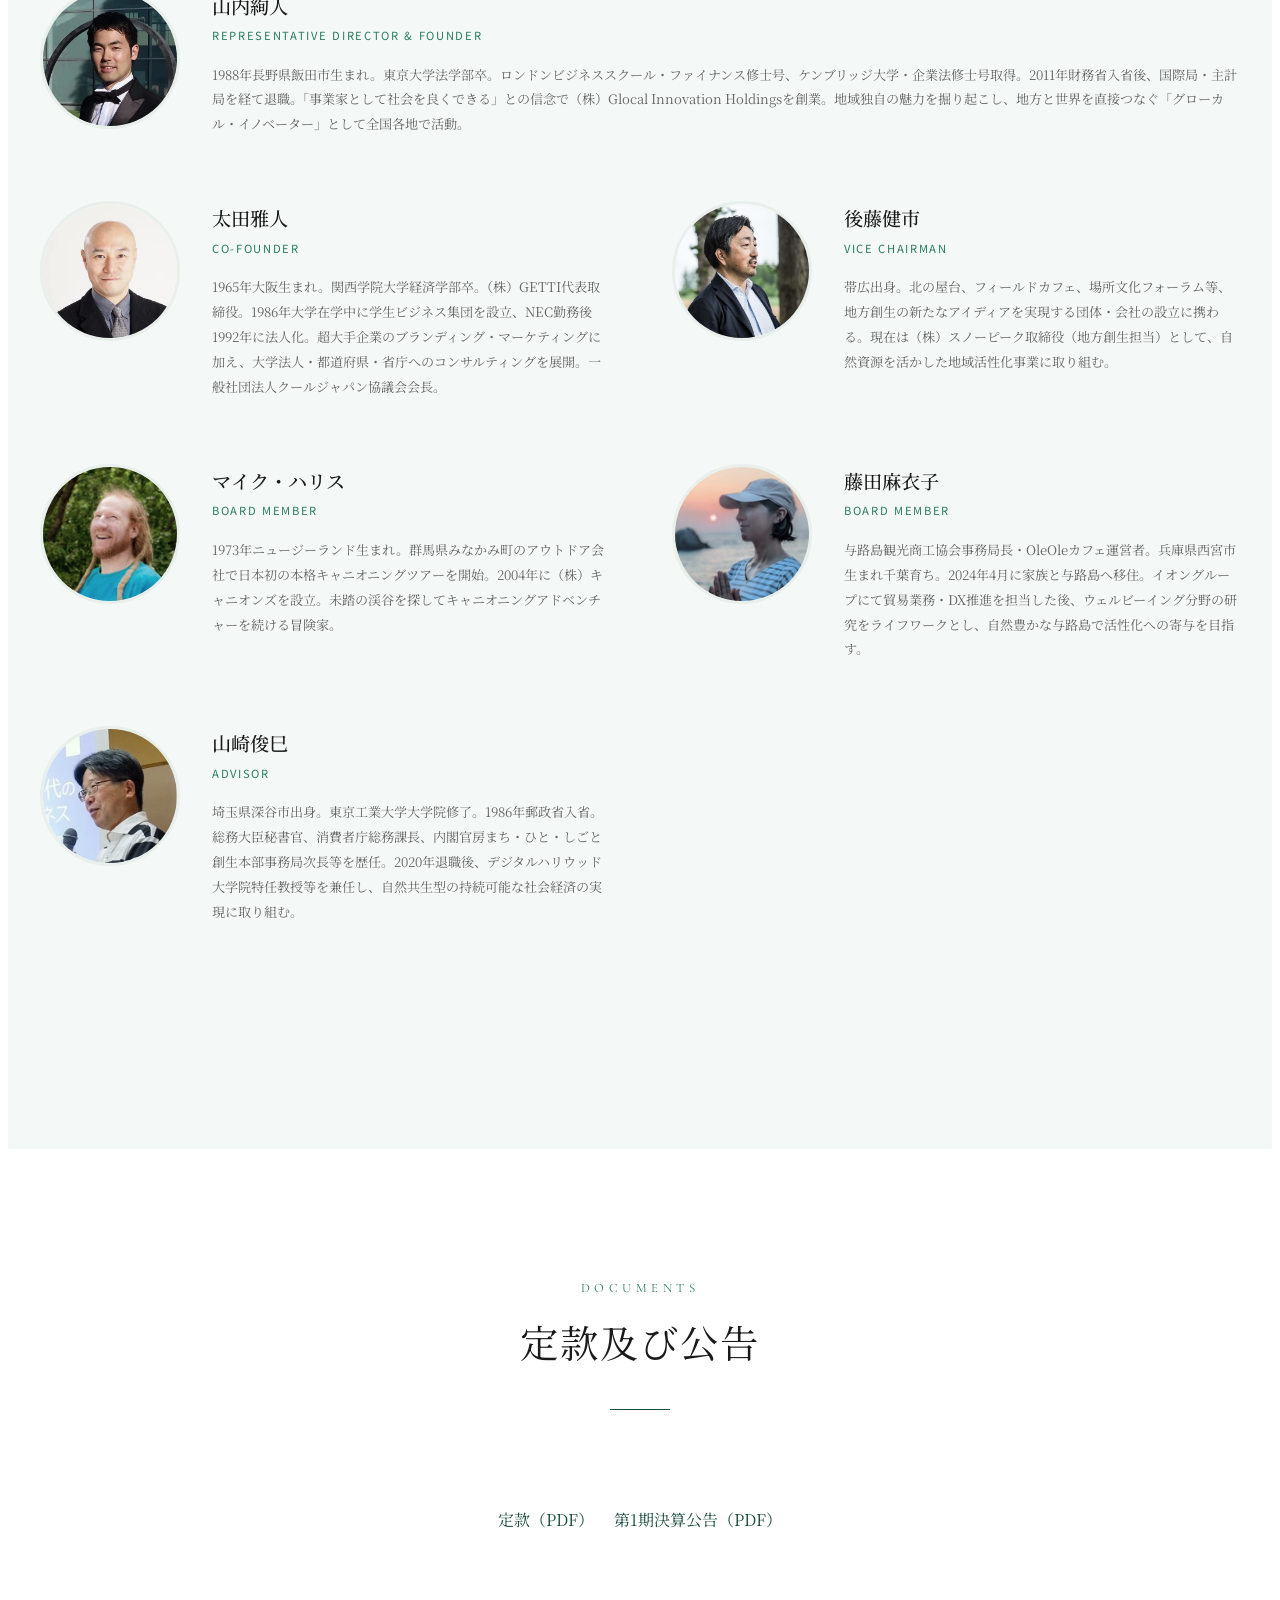
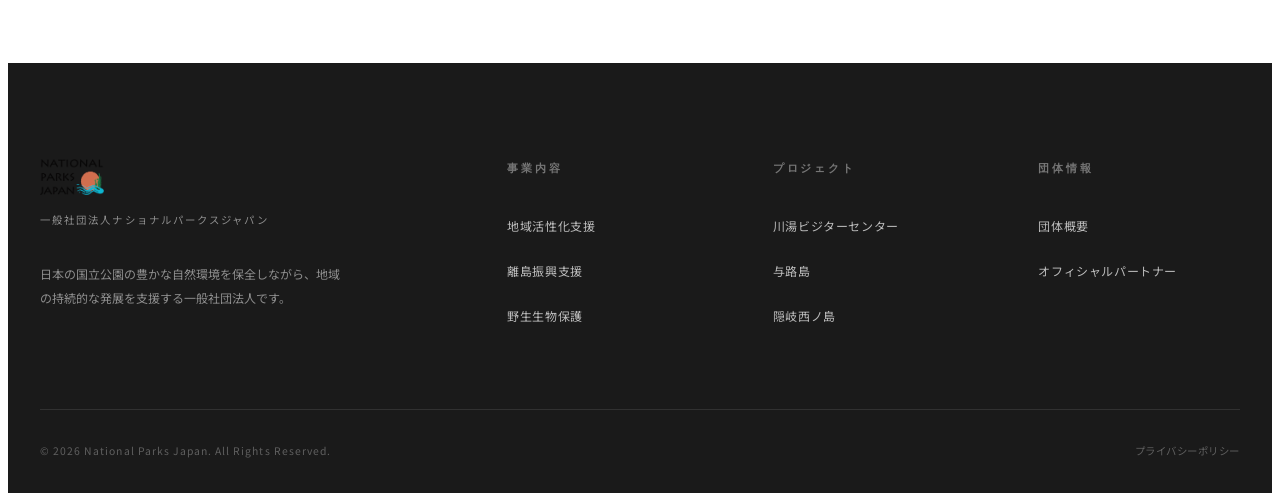
<file: dantai-gaiyou.html>
<!DOCTYPE html>
<html lang="ja">
<head>
<meta charset="UTF-8">
<meta name="viewport" content="width=device-width, initial-scale=1.0">
<title>団体概要 | ナショナルパークスジャパン</title>
<link rel="preconnect" href="https://fonts.googleapis.com">
<link rel="preconnect" href="https://fonts.gstatic.com" crossorigin>
<link href="https://fonts.googleapis.com/css2?family=Cormorant+Garamond:ital,wght@0,300;0,400;0,500;0,600;0,700;1,300;1,400&family=Noto+Serif+JP:wght@200;300;400;500;600;700&family=Noto+Sans+JP:wght@300;400;500;700&family=Playfair+Display:ital,wght@0,400;0,500;0,600;0,700;1,400;1,500&display=swap" rel="stylesheet">
<link rel="stylesheet" href="npj-style.css">
</head>
<body class="npj">

<!-- ANNOUNCEMENT BAR -->
<div class="announcement-bar">
  環境省 国立公園オフィシャルパートナー｜2019年より締結&nbsp;&nbsp;
  <a href="http://jcf.vc/pdf/press_20260101.pdf" target="_blank">パートナーシップ締結書 →</a>
</div>

<!-- HEADER -->
<header class="site-header">
  <div class="header-inner">
    <a href="index.html" class="site-logo">
      <img src="images/npj-logo.png" alt="National Parks Japan" class="logo-img">
      <span class="logo-jp">一般社団法人ナショナルパークスジャパン</span>
    </a>
    <nav class="main-nav">
      <ul class="nav-links">
        <li><a href="index.html">トップ</a></li>
        <li><a href="chiiki-kasseika.html">地域活性化支援</a></li>
        <li><a href="ritou-shinkou.html">離島振興支援</a></li>
        <li><a href="yasei-seibutsu.html">野生生物保護</a></li>
        <li><a href="dantai-gaiyou.html" class="current">団体概要</a></li>
      </ul>
    </nav>
    <button class="mobile-menu-btn" aria-label="メニュー"><span></span><span></span><span></span></button>
  </div>
</header>

<!-- PAGE HERO -->
<section class="page-hero">
  <img src="images/hero-dantai-nature.jpg" alt="日本の自然">
  <div class="page-hero-overlay"></div>
  <div class="page-hero-content">
    <p class="page-hero-eyebrow">About Us</p>
    <h1 class="page-hero-title">団体概要</h1>
    <p class="page-hero-sub">一般社団法人ナショナルパークスジャパン</p>
  </div>
</section>

<!-- BREADCRUMB -->
<div class="breadcrumb">
  <div class="breadcrumb-inner">
    <a href="index.html">トップ</a><span>›</span>団体概要
  </div>
</div>

<!-- MISSION STATEMENT (from nationalparks.jp) -->
<section class="section" style="background: var(--np-cream);">
  <div class="section-inner section-narrow">

    <div class="section-header anim">
      <p class="section-eyebrow">Our Mission</p>
      <h2 class="section-title">設立趣旨</h2>
      <div class="section-line"></div>
    </div>

    <div class="prose anim">
      <p>
        日本が世界に誇るべき自然を有する各地の国立公園について、観光立国・地方創生の起爆剤としていくべく、国・地方自治体・経済界が一体となりオールジャパン体制のもと推進し世界へ発信していくべきとのビジョンのもと、活動してまいります。
      </p>
      <p>
        私たちは、国立公園周辺への誘客推進による観光立国日本の実現と、我が国の景観を代表する国立公園の自然保護・維持のためのマネタイズスキーム（循環型モデル）の確立を目的として、関係省庁・地方自治体・民間企業と広く連携しながら、国立公園関連の先進的事業を推進するとともに、各種啓発活動・政策提言を行っております。
      </p>

      <div class="highlight-box">
        <h3>Five Strategic Goals</h3>
        <ol class="pillar-list">
          <li>利用者負担による保全の仕組みづくりによる、世界に冠たるナショナルパークブランドの確立と持続可能な観光の推進</li>
          <li>自然公園財団とも連携したメンバーシップ制度の構築・運営。寄付金を公園維持・魅力向上に充てる欧米型モデルの確立</li>
          <li>国立公園内ビジターセンターのカフェ運営を契機とした先進事例の創出。都市部における緑のショーケースづくりの提言</li>
          <li>海外の国立公園との姉妹公園提携を含めた「国立公園を軸とする国際交流」によるプロモーション推進</li>
          <li>絶滅危惧種・希少種等の野生生物保護を目指す啓発活動と、ブランド展開による収益の保護団体への寄付</li>
        </ol>
      </div>
    </div>
  </div>
</section>

<!-- ORGANIZATION INFO -->
<section class="section" style="background: var(--np-white);">
  <div class="section-inner section-narrow">

    <div class="section-header anim">
      <p class="section-eyebrow">Organization</p>
      <h2 class="section-title">基本情報</h2>
      <div class="section-line"></div>
    </div>

    <table class="info-table anim">
      <tr>
        <th>名称</th>
        <td>一般社団法人ナショナルパークスジャパン</td>
      </tr>
      <tr>
        <th>WEBサイト</th>
        <td><a href="https://nationalpark.love">https://nationalpark.love</a>（旧WEB：<a href="https://www.nationalparks.jp/" target="_blank">nationalparks.jp</a>）</td>
      </tr>
      <tr>
        <th>本店</th>
        <td>〒088-3465 北海道川上郡弟子屈町川湯温泉2丁目2−6<br>阿寒摩周国立公園内</td>
      </tr>
      <tr>
        <th>奄美群島支部</th>
        <td>〒892-2601 鹿児島県大島郡瀬戸内町与路340<br>与路島ビジターセンターOleOle</td>
      </tr>
      <tr>
        <th>設立</th>
        <td>2019年5月</td>
      </tr>
      <tr>
        <th>代表理事</th>
        <td>山内絢人（ファウンダー）</td>
      </tr>
      <tr>
        <th>副理事長</th>
        <td>後藤健市</td>
      </tr>
      <tr>
        <th>共同ファウンダー</th>
        <td>太田雅人</td>
      </tr>
      <tr>
        <th>理事</th>
        <td>マイク・ハリス、藤田麻衣子</td>
      </tr>
      <tr>
        <th>顧問</th>
        <td>山崎俊巳</td>
      </tr>
    </table>

    <div class="highlight-box anim" style="margin-top: var(--space-lg);">
      <h3>History</h3>
      <table class="timeline-table" style="margin: 0;">
        <tr>
          <td>2019年5月</td>
          <td>一般社団法人ナショナルパークスジャパン設立</td>
        </tr>
        <tr>
          <td>2019年7月10日</td>
          <td>環境省と阿寒摩周国立公園川湯エコミュージアムセンター（現・川湯ビジターセンター）における飲食物提供事業に関する協定を締結</td>
        </tr>
        <tr>
          <td>2019年7月26日</td>
          <td>環境省と国立公園オフィシャルパートナーシップを締結</td>
        </tr>
        <tr>
          <td>2026年1月1日</td>
          <td>国立公園オフィシャルパートナーシップ協定を更新</td>
        </tr>
      </table>
    </div>
  </div>
</section>

<!-- TEAM (from nationalparks.jp) -->
<section class="section" style="background: var(--np-green-mist);">
  <div class="section-inner">

    <div class="section-header anim">
      <p class="section-eyebrow">Leadership</p>
      <h2 class="section-title">顧問・理事紹介</h2>
      <div class="section-line"></div>
    </div>

    <div class="team-grid">

      <!-- 山内絢人 -->
      <div class="team-card featured anim">
        <img class="team-photo" src="images/profile-yamauchi.png" alt="山内絢人">
        <div class="team-info">
          <h3>山内絢人</h3>
          <p class="team-role">Representative Director &amp; Founder</p>
          <p>1988年長野県飯田市生まれ。東京大学法学部卒。ロンドンビジネススクール・ファイナンス修士号、ケンブリッジ大学・企業法修士号取得。2011年財務省入省後、国際局・主計局を経て退職。「事業家として社会を良くできる」との信念で（株）Glocal Innovation Holdingsを創業。地域独自の魅力を掘り起こし、地方と世界を直接つなぐ「グローカル・イノベーター」として全国各地で活動。</p>
        </div>
      </div>

      <!-- 太田雅人 -->
      <div class="team-card anim">
        <img class="team-photo" src="images/profile-ota.png" alt="太田雅人">
        <div class="team-info">
          <h3>太田雅人</h3>
          <p class="team-role">Co-Founder</p>
          <p>1965年大阪生まれ。関西学院大学経済学部卒。（株）GETTI代表取締役。1986年大学在学中に学生ビジネス集団を設立、NEC勤務後1992年に法人化。超大手企業のブランディング・マーケティングに加え、大学法人・都道府県・省庁へのコンサルティングを展開。一般社団法人クールジャパン協議会会長。</p>
        </div>
      </div>

      <!-- 後藤健市 -->
      <div class="team-card anim">
        <img class="team-photo" src="images/profile-goto.png" alt="後藤健市">
        <div class="team-info">
          <h3>後藤健市</h3>
          <p class="team-role">Vice Chairman</p>
          <p>帯広出身。北の屋台、フィールドカフェ、場所文化フォーラム等、地方創生の新たなアイディアを実現する団体・会社の設立に携わる。現在は（株）スノーピーク取締役（地方創生担当）として、自然資源を活かした地域活性化事業に取り組む。</p>
        </div>
      </div>

      <!-- マイク・ハリス -->
      <div class="team-card anim">
        <img class="team-photo" src="images/profile-harris.png" alt="マイク・ハリス">
        <div class="team-info">
          <h3>マイク・ハリス</h3>
          <p class="team-role">Board Member</p>
          <p>1973年ニュージーランド生まれ。群馬県みなかみ町のアウトドア会社で日本初の本格キャニオニングツアーを開始。2004年に（株）キャニオンズを設立。未踏の渓谷を探してキャニオニングアドベンチャーを続ける冒険家。</p>
        </div>
      </div>

      <!-- 藤田麻衣子 -->
      <div class="team-card anim">
        <img class="team-photo" src="images/profile-fujita.png" alt="藤田麻衣子">
        <div class="team-info">
          <h3>藤田麻衣子</h3>
          <p class="team-role">Board Member</p>
          <p>与路島観光商工協会事務局長・OleOleカフェ運営者。兵庫県西宮市生まれ千葉育ち。2024年4月に家族と与路島へ移住。イオングループにて貿易業務・DX推進を担当した後、ウェルビーイング分野の研究をライフワークとし、自然豊かな与路島で活性化への寄与を目指す。</p>
        </div>
      </div>

      <!-- 山崎俊巳 -->
      <div class="team-card anim">
        <img class="team-photo" src="images/profile-yamazaki.png" alt="山崎俊巳">
        <div class="team-info">
          <h3>山崎俊巳</h3>
          <p class="team-role">Advisor</p>
          <p>埼玉県深谷市出身。東京工業大学大学院修了。1986年郵政省入省。総務大臣秘書官、消費者庁総務課長、内閣官房まち・ひと・しごと創生本部事務局次長等を歴任。2020年退職後、デジタルハリウッド大学院特任教授等を兼任し、自然共生型の持続可能な社会経済の実現に取り組む。</p>
        </div>
      </div>

    </div>
  </div>
</section>

<!-- 定款セクション -->
<section class="section" style="background: var(--np-white);">
  <div class="section-inner section-narrow">
    <div class="section-header anim">
      <p class="section-eyebrow">Documents</p>
      <h2 class="section-title">定款及び公告</h2>
      <div class="section-line"></div>
    </div>

    <div style="text-align: center; margin-top: var(--space-lg);" class="anim">
      <a href="https://www.nationalparks.jp/_files/ugd/bd23bc_709dc6321d8e49568a16128966beb9c2.pdf" target="_blank" class="btn-dark" style="margin-right: var(--space-sm);">定款（PDF）</a>
      <a href="https://www.nationalparks.jp/_files/ugd/bd23bc_a43862bae43a49a49db3190024a2c087.pdf" target="_blank" class="btn-dark">第1期決算公告（PDF）</a>
    </div>
  </div>
</section>

<!-- FOOTER -->
<footer class="site-footer">
  <div class="footer-inner">
    <div class="footer-top">
      <div class="footer-brand">
        <img src="images/npj-logo.png" alt="National Parks Japan" class="footer-logo-img">
        <div class="logo-jp">一般社団法人ナショナルパークスジャパン</div>
        <p>日本の国立公園の豊かな自然環境を保全しながら、地域の持続的な発展を支援する一般社団法人です。</p>
      </div>
      <div class="footer-col"><h4>事業内容</h4><ul><li><a href="chiiki-kasseika.html">地域活性化支援</a></li><li><a href="ritou-shinkou.html">離島振興支援</a></li><li><a href="yasei-seibutsu.html">野生生物保護</a></li></ul></div>
      <div class="footer-col"><h4>プロジェクト</h4><ul><li><a href="https://nationalpark.cafe/" target="_blank">川湯ビジターセンター</a></li><li><a href="https://yorojima.jp/" target="_blank">与路島</a></li><li><a href="http://oki-nishinoshima.jp/" target="_blank">隠岐西ノ島</a></li></ul></div>
      <div class="footer-col"><h4>団体情報</h4><ul><li><a href="dantai-gaiyou.html">団体概要</a></li><li><a href="https://www.env.go.jp/nature/nationalparks/pick-up/official-partner/" target="_blank">オフィシャルパートナー</a></li></ul></div>
    </div>
    <div class="footer-bottom">
      <p>&copy; 2026 National Parks Japan. All Rights Reserved.</p>
      <div class="footer-bottom-links"><a href="#">プライバシーポリシー</a></div>
    </div>
  </div>
</footer>

<script>
document.addEventListener('DOMContentLoaded', function() {
  const observer = new IntersectionObserver((entries) => {
    entries.forEach(entry => { if (entry.isIntersecting) entry.target.classList.add('visible'); });
  }, { threshold: 0.15, rootMargin: '0px 0px -50px 0px' });
  document.querySelectorAll('.anim').forEach(el => observer.observe(el));
  const menuBtn = document.querySelector('.mobile-menu-btn');
  const nav = document.querySelector('.main-nav');
  if (menuBtn) menuBtn.addEventListener('click', function() {
    nav.style.display = nav.style.display === 'block' ? 'none' : 'block';
    if (nav.style.display === 'block') {
      Object.assign(nav.style, {position:'absolute',top:'60px',left:'0',right:'0',background:'white',padding:'20px',borderBottom:'1px solid #e5e5e5',transform:'none'});
      Object.assign(nav.querySelector('.nav-links').style, {flexDirection:'column',gap:'16px',alignItems:'center'});
    }
  });
});
</script>
</body>
</html>
</file>
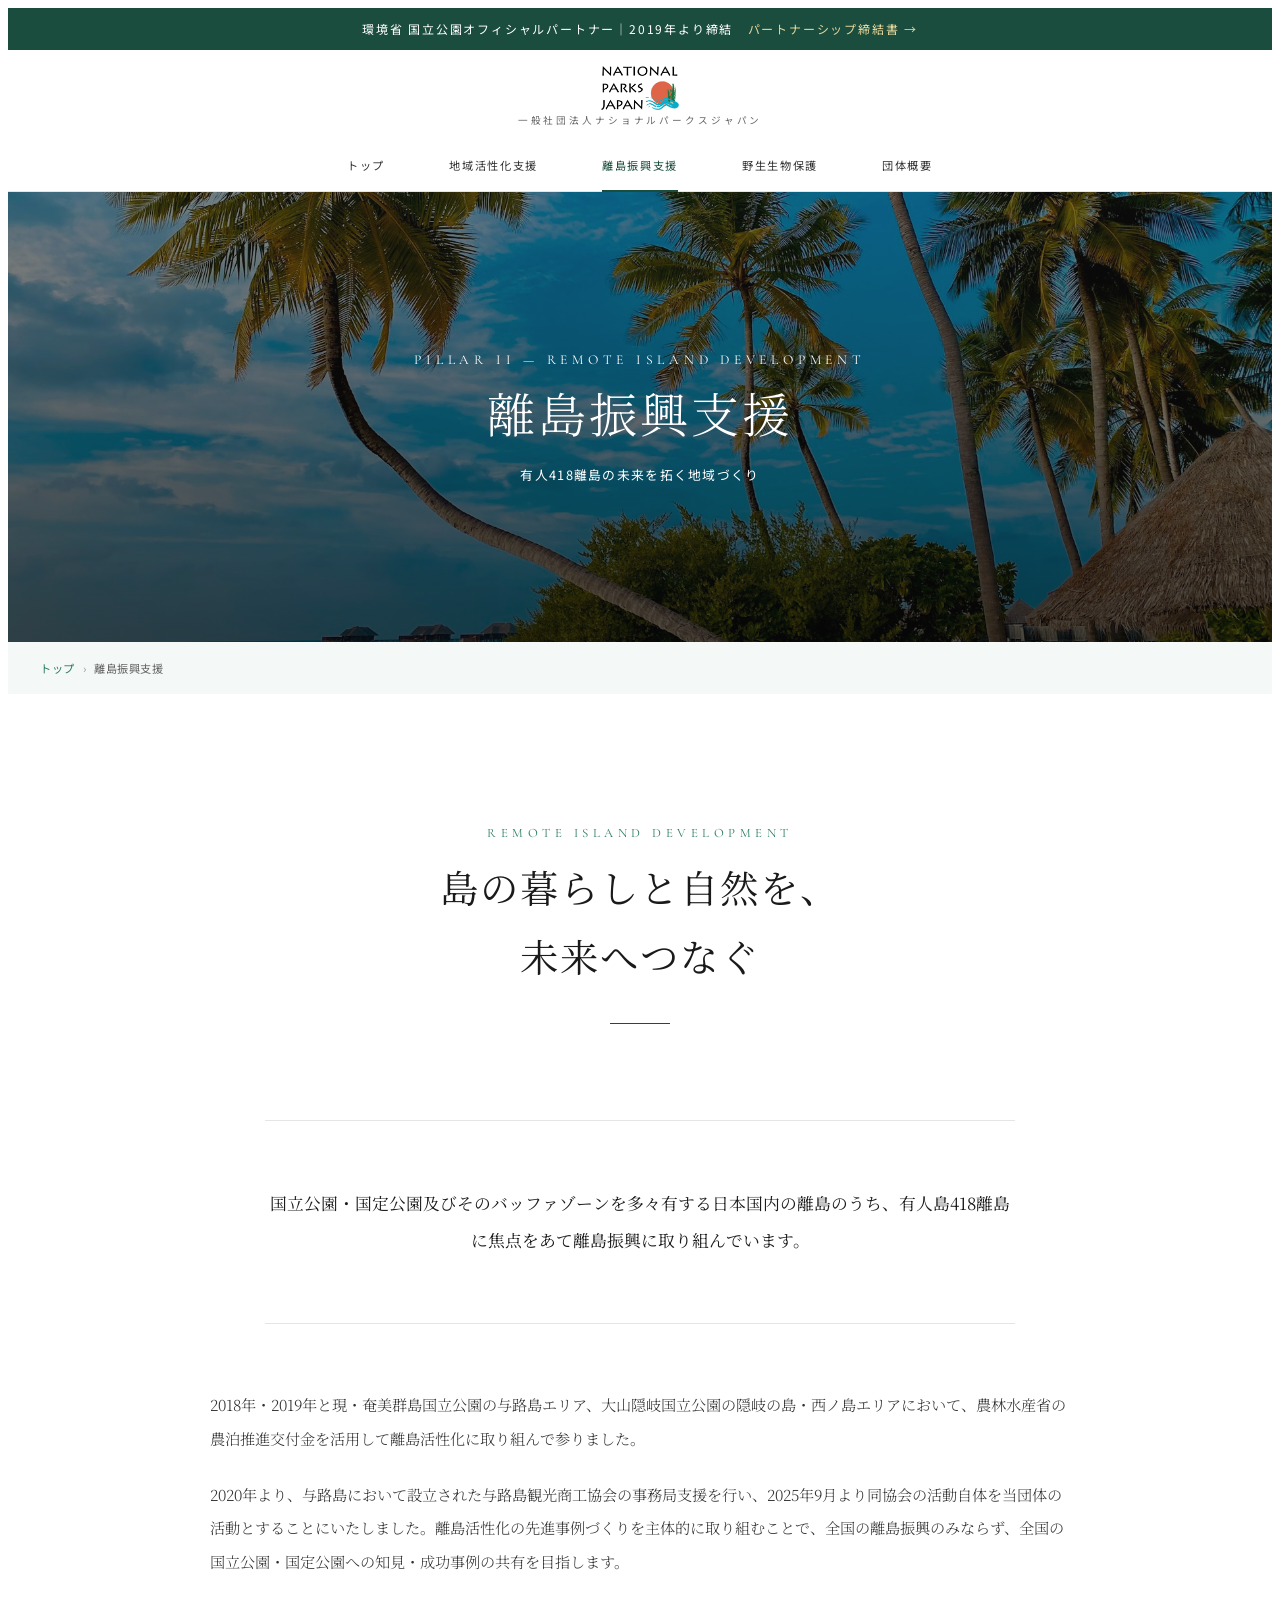
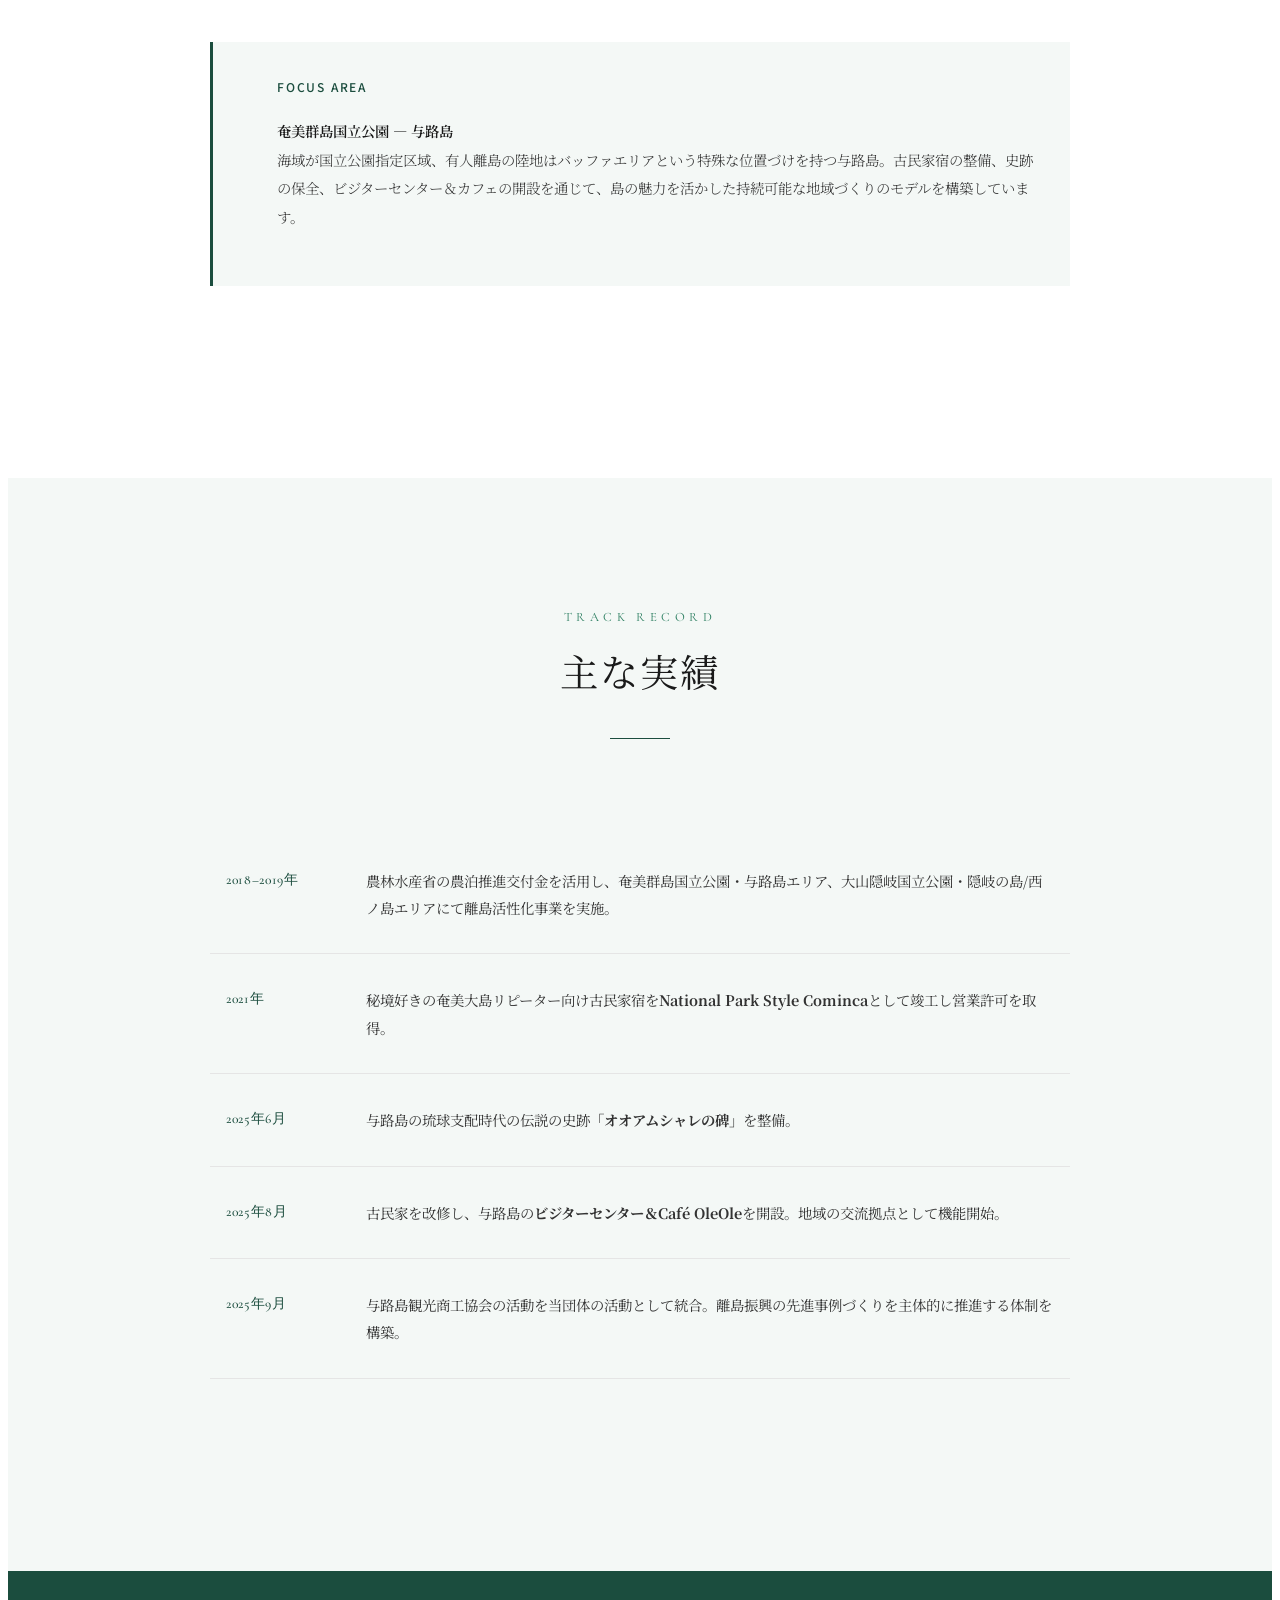
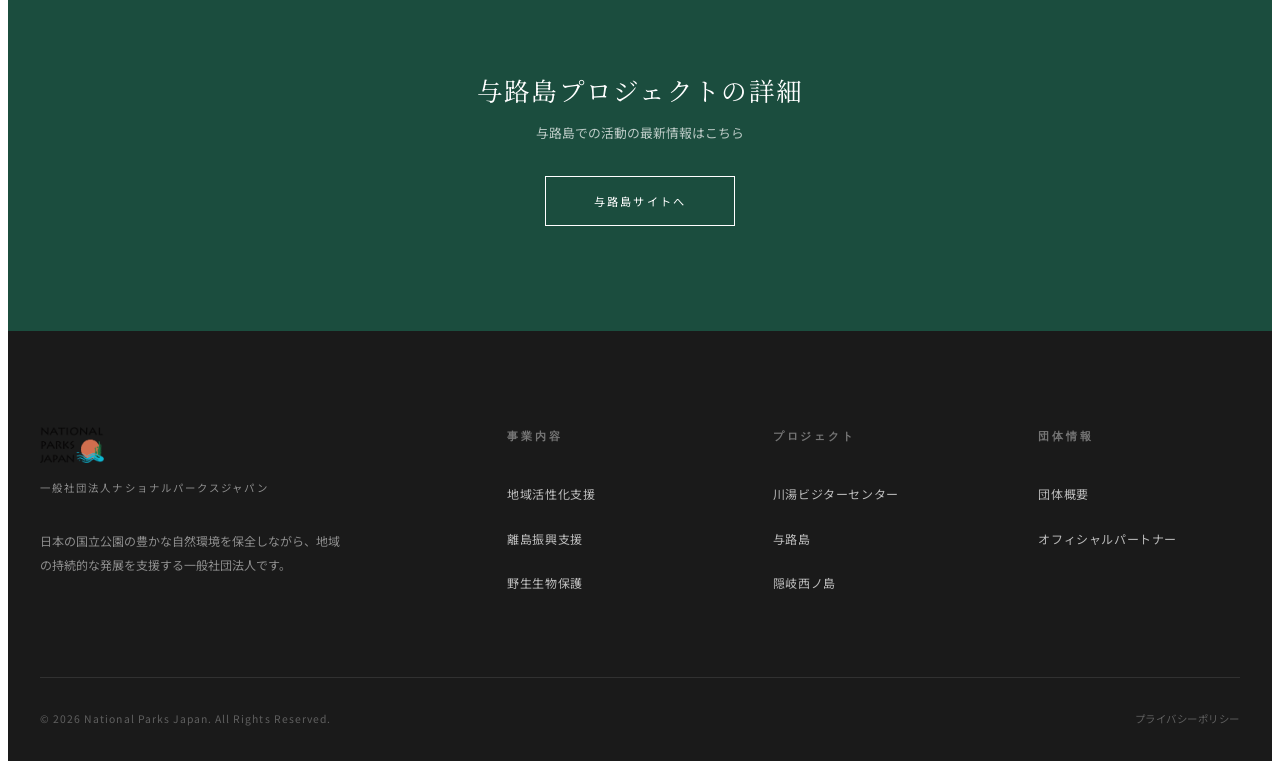
<file: ritou-shinkou.html>
<!DOCTYPE html>
<html lang="ja">
<head>
<meta charset="UTF-8">
<meta name="viewport" content="width=device-width, initial-scale=1.0">
<title>離島振興支援 | ナショナルパークスジャパン</title>
<link rel="preconnect" href="https://fonts.googleapis.com">
<link rel="preconnect" href="https://fonts.gstatic.com" crossorigin>
<link href="https://fonts.googleapis.com/css2?family=Cormorant+Garamond:ital,wght@0,300;0,400;0,500;0,600;0,700;1,300;1,400&family=Noto+Serif+JP:wght@200;300;400;500;600;700&family=Noto+Sans+JP:wght@300;400;500;700&family=Playfair+Display:ital,wght@0,400;0,500;0,600;0,700;1,400;1,500&display=swap" rel="stylesheet">
<link rel="stylesheet" href="npj-style.css">
</head>
<body class="npj">

<!-- ANNOUNCEMENT BAR -->
<div class="announcement-bar">
  環境省 国立公園オフィシャルパートナー｜2019年より締結&nbsp;&nbsp;
  <a href="http://jcf.vc/pdf/press_20260101.pdf" target="_blank">パートナーシップ締結書 →</a>
</div>

<!-- HEADER -->
<header class="site-header">
  <div class="header-inner">
    <a href="index.html" class="site-logo">
      <img src="images/npj-logo.png" alt="National Parks Japan" class="logo-img">
      <span class="logo-jp">一般社団法人ナショナルパークスジャパン</span>
    </a>
    <nav class="main-nav">
      <ul class="nav-links">
        <li><a href="index.html">トップ</a></li>
        <li><a href="chiiki-kasseika.html">地域活性化支援</a></li>
        <li><a href="ritou-shinkou.html" class="current">離島振興支援</a></li>
        <li><a href="yasei-seibutsu.html">野生生物保護</a></li>
        <li><a href="dantai-gaiyou.html">団体概要</a></li>
      </ul>
    </nav>
    <button class="mobile-menu-btn" aria-label="メニュー"><span></span><span></span><span></span></button>
  </div>
</header>

<!-- PAGE HERO -->
<section class="page-hero">
  <img src="images/hero-ritou-amami.jpg" alt="奄美群島の海">
  <div class="page-hero-overlay"></div>
  <div class="page-hero-content">
    <p class="page-hero-eyebrow">Pillar II — Remote Island Development</p>
    <h1 class="page-hero-title">離島振興支援</h1>
    <p class="page-hero-sub">有人418離島の未来を拓く地域づくり</p>
  </div>
</section>

<!-- BREADCRUMB -->
<div class="breadcrumb">
  <div class="breadcrumb-inner">
    <a href="index.html">トップ</a><span>›</span>離島振興支援
  </div>
</div>

<!-- MAIN CONTENT -->
<section class="section" style="background: var(--np-white);">
  <div class="section-inner section-narrow">

    <div class="section-header anim">
      <p class="section-eyebrow">Remote Island Development</p>
      <h2 class="section-title">島の暮らしと自然を、<br>未来へつなぐ</h2>
      <div class="section-line"></div>
    </div>

    <p class="prose-lead anim">
      国立公園・国定公園及びそのバッファゾーンを多々有する日本国内の離島のうち、有人島418離島に焦点をあて離島振興に取り組んでいます。
    </p>

    <div class="prose anim">
      <p>
        2018年・2019年と現・奄美群島国立公園の与路島エリア、大山隠岐国立公園の隠岐の島・西ノ島エリアにおいて、農林水産省の農泊推進交付金を活用して離島活性化に取り組んで参りました。
      </p>

      <p>
        2020年より、与路島において設立された与路島観光商工協会の事務局支援を行い、2025年9月より同協会の活動自体を当団体の活動とすることにいたしました。離島活性化の先進事例づくりを主体的に取り組むことで、全国の離島振興のみならず、全国の国立公園・国定公園への知見・成功事例の共有を目指します。
      </p>

      <div class="highlight-box">
        <h3>Focus Area</h3>
        <p style="font-family: var(--font-body-jp); font-size: 0.9rem; line-height: 2; color: var(--np-charcoal);">
          <strong>奄美群島国立公園 — 与路島</strong><br>
          海域が国立公園指定区域、有人離島の陸地はバッファエリアという特殊な位置づけを持つ与路島。古民家宿の整備、史跡の保全、ビジターセンター＆カフェの開設を通じて、島の魅力を活かした持続可能な地域づくりのモデルを構築しています。
        </p>
      </div>
    </div>
  </div>
</section>

<!-- 実績セクション -->
<section class="section" style="background: var(--np-green-mist);">
  <div class="section-inner section-narrow">
    <div class="section-header anim">
      <p class="section-eyebrow">Track Record</p>
      <h2 class="section-title">主な実績</h2>
      <div class="section-line"></div>
    </div>

    <table class="timeline-table anim">
      <tr>
        <td>2018–2019年</td>
        <td>農林水産省の農泊推進交付金を活用し、奄美群島国立公園・与路島エリア、大山隠岐国立公園・隠岐の島/西ノ島エリアにて離島活性化事業を実施。</td>
      </tr>
      <tr>
        <td>2021年</td>
        <td>秘境好きの奄美大島リピーター向け古民家宿を<strong>National Park Style Cominca</strong>として竣工し営業許可を取得。</td>
      </tr>
      <tr>
        <td>2025年6月</td>
        <td>与路島の琉球支配時代の伝説の史跡<strong>「オオアムシャレの碑」</strong>を整備。</td>
      </tr>
      <tr>
        <td>2025年8月</td>
        <td>古民家を改修し、与路島の<strong>ビジターセンター＆Café OleOle</strong>を開設。地域の交流拠点として機能開始。</td>
      </tr>
      <tr>
        <td>2025年9月</td>
        <td>与路島観光商工協会の活動を当団体の活動として統合。離島振興の先進事例づくりを主体的に推進する体制を構築。</td>
      </tr>
    </table>
  </div>
</section>

<!-- CTA BANNER -->
<div class="cta-banner">
  <h2>与路島プロジェクトの詳細</h2>
  <p>与路島での活動の最新情報はこちら</p>
  <a href="https://yorojima.jp/" target="_blank" class="btn-primary">与路島サイトへ</a>
</div>

<!-- FOOTER -->
<footer class="site-footer">
  <div class="footer-inner">
    <div class="footer-top">
      <div class="footer-brand">
        <img src="images/npj-logo.png" alt="National Parks Japan" class="footer-logo-img">
        <div class="logo-jp">一般社団法人ナショナルパークスジャパン</div>
        <p>日本の国立公園の豊かな自然環境を保全しながら、地域の持続的な発展を支援する一般社団法人です。</p>
      </div>
      <div class="footer-col"><h4>事業内容</h4><ul><li><a href="chiiki-kasseika.html">地域活性化支援</a></li><li><a href="ritou-shinkou.html">離島振興支援</a></li><li><a href="yasei-seibutsu.html">野生生物保護</a></li></ul></div>
      <div class="footer-col"><h4>プロジェクト</h4><ul><li><a href="https://nationalpark.cafe/" target="_blank">川湯ビジターセンター</a></li><li><a href="https://yorojima.jp/" target="_blank">与路島</a></li><li><a href="http://oki-nishinoshima.jp/" target="_blank">隠岐西ノ島</a></li></ul></div>
      <div class="footer-col"><h4>団体情報</h4><ul><li><a href="dantai-gaiyou.html">団体概要</a></li><li><a href="https://www.env.go.jp/nature/nationalparks/pick-up/official-partner/" target="_blank">オフィシャルパートナー</a></li></ul></div>
    </div>
    <div class="footer-bottom">
      <p>&copy; 2026 National Parks Japan. All Rights Reserved.</p>
      <div class="footer-bottom-links"><a href="#">プライバシーポリシー</a></div>
    </div>
  </div>
</footer>

<script>
document.addEventListener('DOMContentLoaded', function() {
  const observer = new IntersectionObserver((entries) => {
    entries.forEach(entry => { if (entry.isIntersecting) entry.target.classList.add('visible'); });
  }, { threshold: 0.15, rootMargin: '0px 0px -50px 0px' });
  document.querySelectorAll('.anim').forEach(el => observer.observe(el));
  const menuBtn = document.querySelector('.mobile-menu-btn');
  const nav = document.querySelector('.main-nav');
  if (menuBtn) menuBtn.addEventListener('click', function() {
    nav.style.display = nav.style.display === 'block' ? 'none' : 'block';
    if (nav.style.display === 'block') {
      Object.assign(nav.style, {position:'absolute',top:'60px',left:'0',right:'0',background:'white',padding:'20px',borderBottom:'1px solid #e5e5e5',transform:'none'});
      Object.assign(nav.querySelector('.nav-links').style, {flexDirection:'column',gap:'16px',alignItems:'center'});
    }
  });
});
</script>
</body>
</html>
</file>
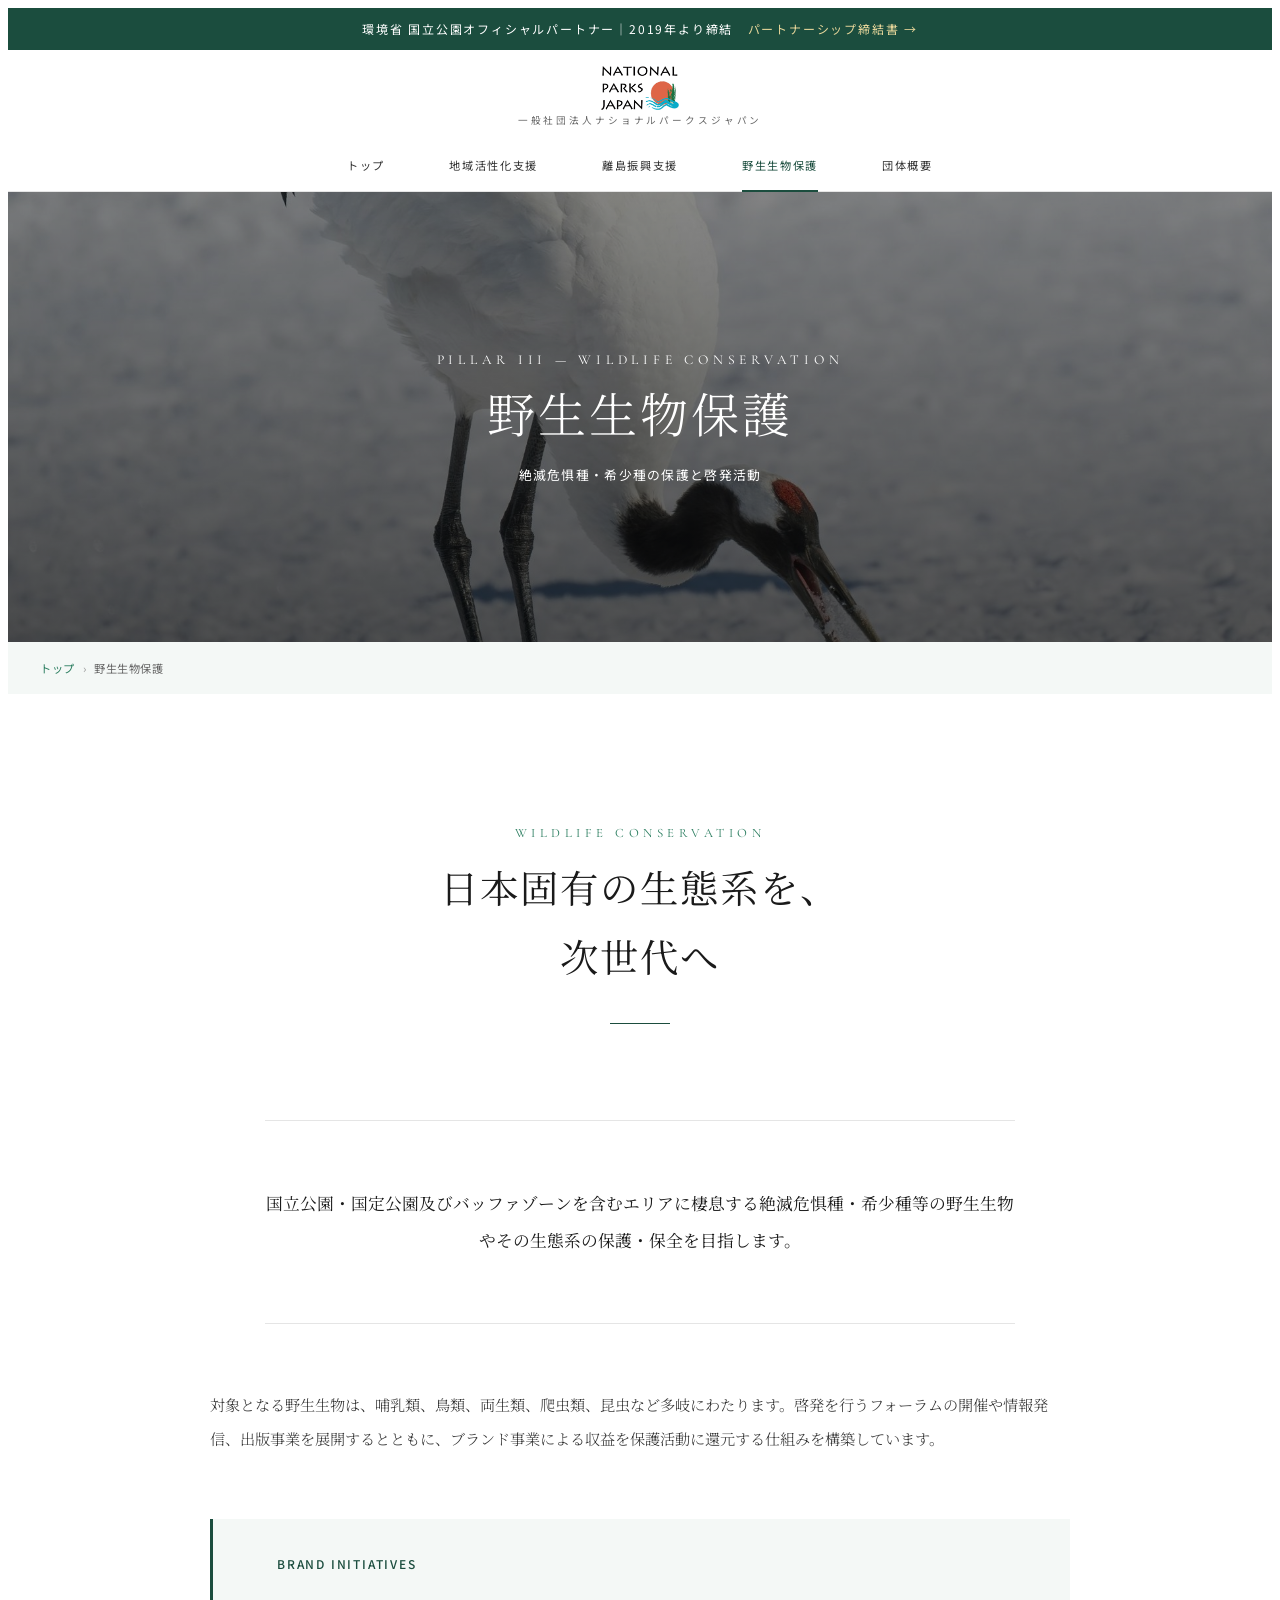
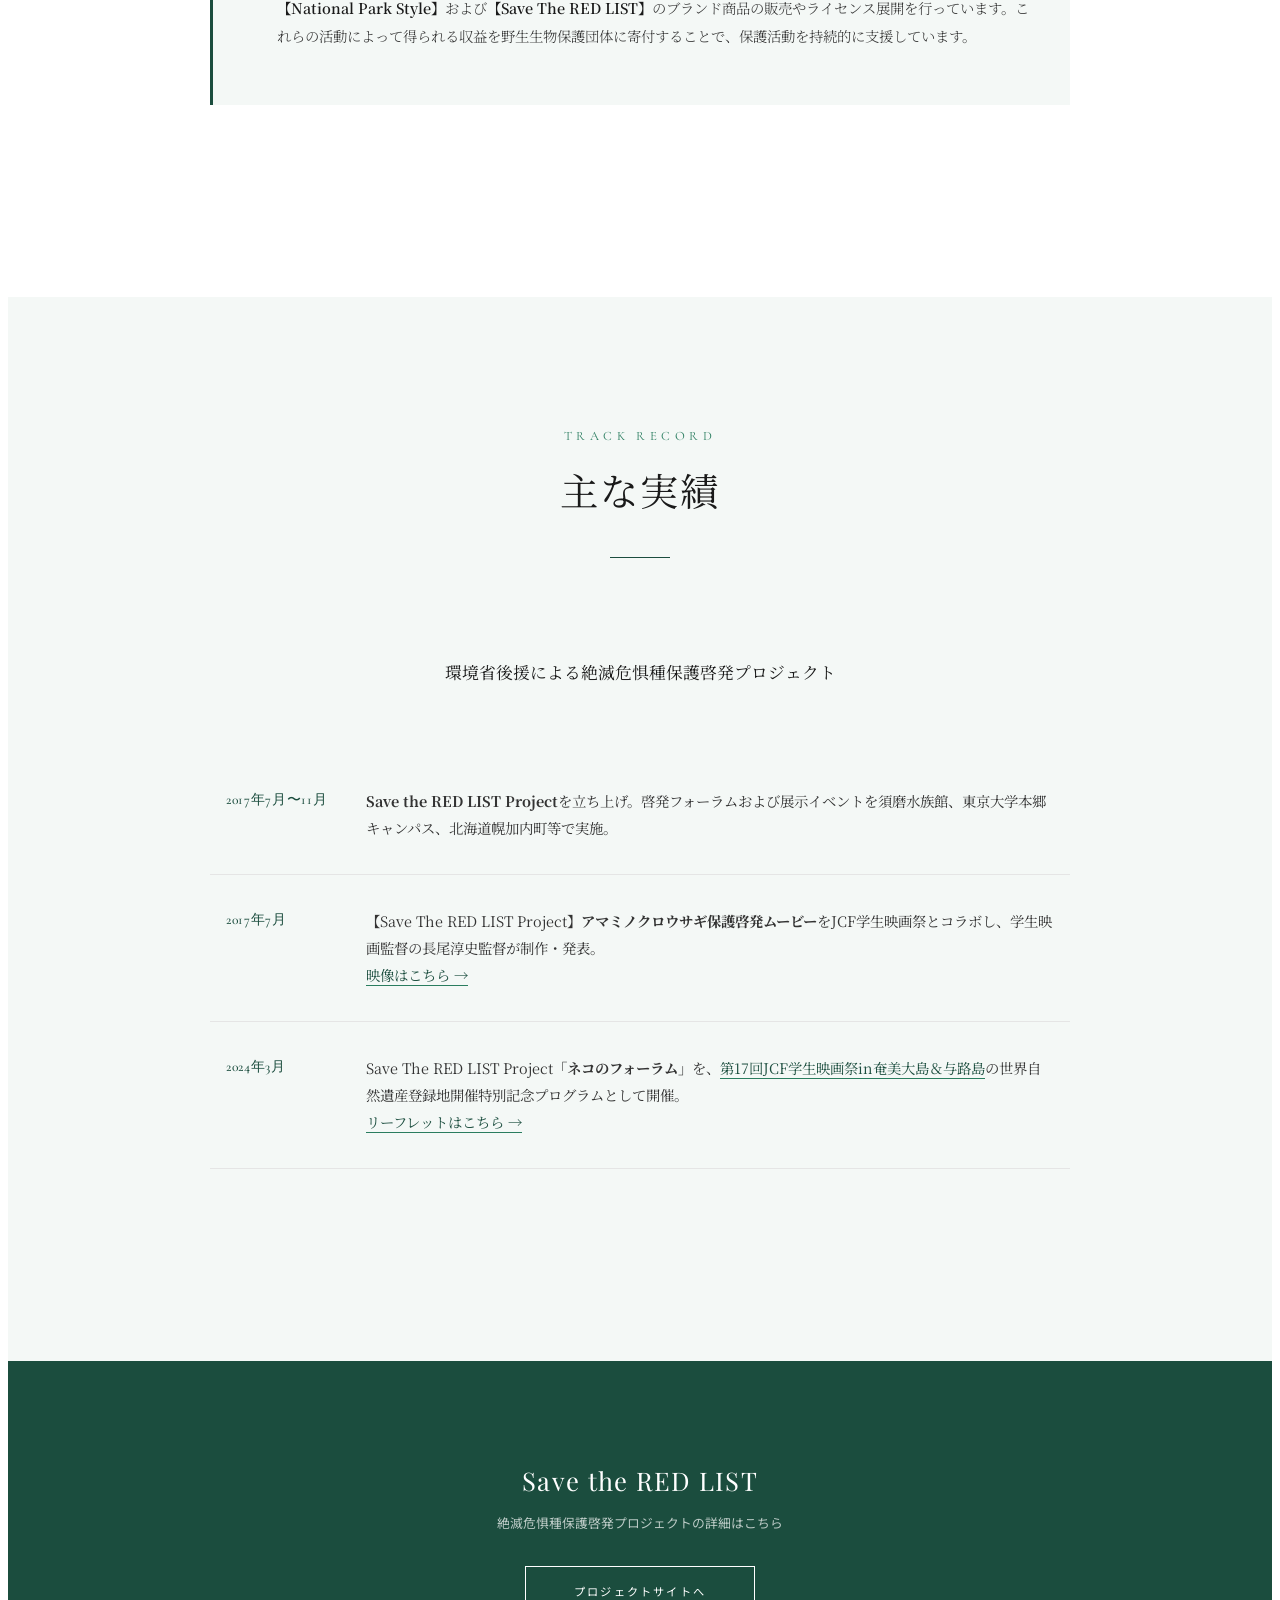
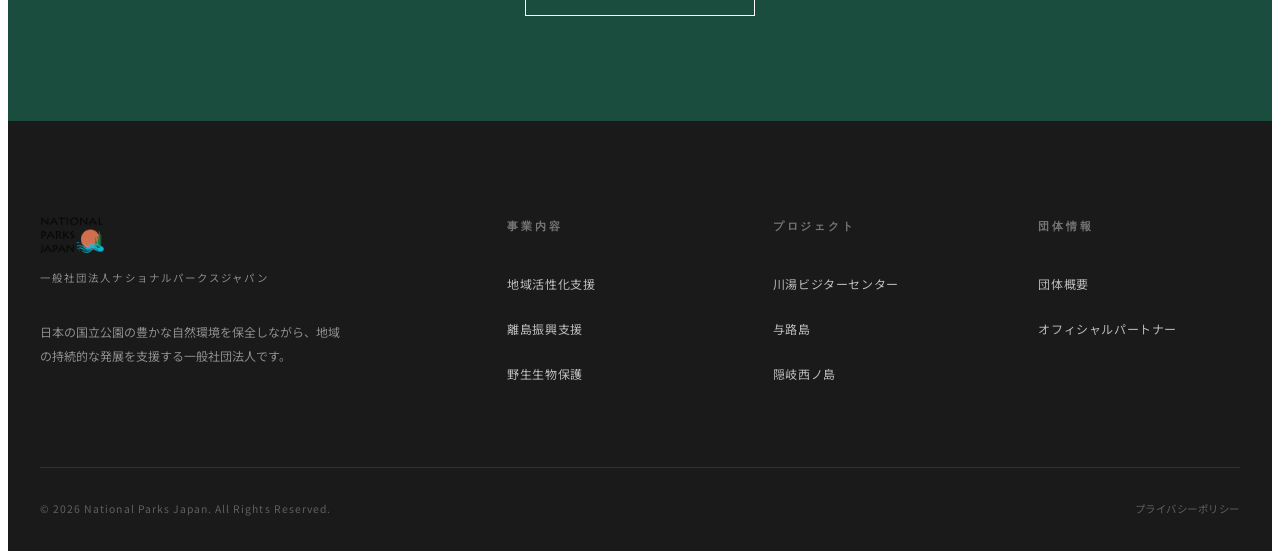
<file: yasei-seibutsu.html>
<!DOCTYPE html>
<html lang="ja">
<head>
<meta charset="UTF-8">
<meta name="viewport" content="width=device-width, initial-scale=1.0">
<title>野生生物保護 | ナショナルパークスジャパン</title>
<link rel="preconnect" href="https://fonts.googleapis.com">
<link rel="preconnect" href="https://fonts.gstatic.com" crossorigin>
<link href="https://fonts.googleapis.com/css2?family=Cormorant+Garamond:ital,wght@0,300;0,400;0,500;0,600;0,700;1,300;1,400&family=Noto+Serif+JP:wght@200;300;400;500;600;700&family=Noto+Sans+JP:wght@300;400;500;700&family=Playfair+Display:ital,wght@0,400;0,500;0,600;0,700;1,400;1,500&display=swap" rel="stylesheet">
<link rel="stylesheet" href="npj-style.css">
</head>
<body class="npj">

<!-- ANNOUNCEMENT BAR -->
<div class="announcement-bar">
  環境省 国立公園オフィシャルパートナー｜2019年より締結&nbsp;&nbsp;
  <a href="http://jcf.vc/pdf/press_20260101.pdf" target="_blank">パートナーシップ締結書 →</a>
</div>

<!-- HEADER -->
<header class="site-header">
  <div class="header-inner">
    <a href="index.html" class="site-logo">
      <img src="images/npj-logo.png" alt="National Parks Japan" class="logo-img">
      <span class="logo-jp">一般社団法人ナショナルパークスジャパン</span>
    </a>
    <nav class="main-nav">
      <ul class="nav-links">
        <li><a href="index.html">トップ</a></li>
        <li><a href="chiiki-kasseika.html">地域活性化支援</a></li>
        <li><a href="ritou-shinkou.html">離島振興支援</a></li>
        <li><a href="yasei-seibutsu.html" class="current">野生生物保護</a></li>
        <li><a href="dantai-gaiyou.html">団体概要</a></li>
      </ul>
    </nav>
    <button class="mobile-menu-btn" aria-label="メニュー"><span></span><span></span><span></span></button>
  </div>
</header>

<!-- PAGE HERO -->
<section class="page-hero">
  <img src="images/hero-yasei-wildlife.jpg" alt="日本の野生生物">
  <div class="page-hero-overlay"></div>
  <div class="page-hero-content">
    <p class="page-hero-eyebrow">Pillar III — Wildlife Conservation</p>
    <h1 class="page-hero-title">野生生物保護</h1>
    <p class="page-hero-sub">絶滅危惧種・希少種の保護と啓発活動</p>
  </div>
</section>

<!-- BREADCRUMB -->
<div class="breadcrumb">
  <div class="breadcrumb-inner">
    <a href="index.html">トップ</a><span>›</span>野生生物保護
  </div>
</div>

<!-- MAIN CONTENT -->
<section class="section" style="background: var(--np-white);">
  <div class="section-inner section-narrow">

    <div class="section-header anim">
      <p class="section-eyebrow">Wildlife Conservation</p>
      <h2 class="section-title">日本固有の生態系を、<br>次世代へ</h2>
      <div class="section-line"></div>
    </div>

    <p class="prose-lead anim">
      国立公園・国定公園及びバッファゾーンを含むエリアに棲息する絶滅危惧種・希少種等の野生生物やその生態系の保護・保全を目指します。
    </p>

    <div class="prose anim">
      <p>
        対象となる野生生物は、哺乳類、鳥類、両生類、爬虫類、昆虫など多岐にわたります。啓発を行うフォーラムの開催や情報発信、出版事業を展開するとともに、ブランド事業による収益を保護活動に還元する仕組みを構築しています。
      </p>

      <div class="highlight-box">
        <h3>Brand Initiatives</h3>
        <p style="font-family: var(--font-body-jp); font-size: 0.9rem; line-height: 2; color: var(--np-charcoal);">
          <strong>【National Park Style】</strong>および<strong>【Save The RED LIST】</strong>のブランド商品の販売やライセンス展開を行っています。これらの活動によって得られる収益を野生生物保護団体に寄付することで、保護活動を持続的に支援しています。
        </p>
      </div>
    </div>
  </div>
</section>

<!-- 実績セクション -->
<section class="section" style="background: var(--np-green-mist);">
  <div class="section-inner section-narrow">
    <div class="section-header anim">
      <p class="section-eyebrow">Track Record</p>
      <h2 class="section-title">主な実績</h2>
      <div class="section-line"></div>
    </div>

    <p class="prose-lead anim" style="border: none; padding: 0; margin-bottom: var(--space-lg);">
      環境省後援による絶滅危惧種保護啓発プロジェクト
    </p>

    <table class="timeline-table anim">
      <tr>
        <td>2017年7月〜11月</td>
        <td><strong>Save the RED LIST Project</strong>を立ち上げ。啓発フォーラムおよび展示イベントを須磨水族館、東京大学本郷キャンパス、北海道幌加内町等で実施。</td>
      </tr>
      <tr>
        <td>2017年7月</td>
        <td>【Save The RED LIST Project】<strong>アマミノクロウサギ保護啓発ムービー</strong>をJCF学生映画祭とコラボし、学生映画監督の長尾淳史監督が制作・発表。<br><a href="http://savetheredlist.com/" target="_blank">映像はこちら →</a></td>
      </tr>
      <tr>
        <td>2024年3月</td>
        <td>Save The RED LIST Project<strong>「ネコのフォーラム」</strong>を、<a href="http://jcf.jpn.com/17th/" target="_blank">第17回JCF学生映画祭in奄美大島＆与路島</a>の世界自然遺産登録地開催特別記念プログラムとして開催。<br><a href="http://savetheredlist.com/files/file_20240323.pdf" target="_blank">リーフレットはこちら →</a></td>
      </tr>
    </table>
  </div>
</section>

<!-- CTA BANNER -->
<div class="cta-banner">
  <h2>Save the RED LIST</h2>
  <p>絶滅危惧種保護啓発プロジェクトの詳細はこちら</p>
  <a href="http://savetheredlist.com/" target="_blank" class="btn-primary">プロジェクトサイトへ</a>
</div>

<!-- FOOTER -->
<footer class="site-footer">
  <div class="footer-inner">
    <div class="footer-top">
      <div class="footer-brand">
        <img src="images/npj-logo.png" alt="National Parks Japan" class="footer-logo-img">
        <div class="logo-jp">一般社団法人ナショナルパークスジャパン</div>
        <p>日本の国立公園の豊かな自然環境を保全しながら、地域の持続的な発展を支援する一般社団法人です。</p>
      </div>
      <div class="footer-col"><h4>事業内容</h4><ul><li><a href="chiiki-kasseika.html">地域活性化支援</a></li><li><a href="ritou-shinkou.html">離島振興支援</a></li><li><a href="yasei-seibutsu.html">野生生物保護</a></li></ul></div>
      <div class="footer-col"><h4>プロジェクト</h4><ul><li><a href="https://nationalpark.cafe/" target="_blank">川湯ビジターセンター</a></li><li><a href="https://yorojima.jp/" target="_blank">与路島</a></li><li><a href="http://oki-nishinoshima.jp/" target="_blank">隠岐西ノ島</a></li></ul></div>
      <div class="footer-col"><h4>団体情報</h4><ul><li><a href="dantai-gaiyou.html">団体概要</a></li><li><a href="https://www.env.go.jp/nature/nationalparks/pick-up/official-partner/" target="_blank">オフィシャルパートナー</a></li></ul></div>
    </div>
    <div class="footer-bottom">
      <p>&copy; 2026 National Parks Japan. All Rights Reserved.</p>
      <div class="footer-bottom-links"><a href="#">プライバシーポリシー</a></div>
    </div>
  </div>
</footer>

<script>
document.addEventListener('DOMContentLoaded', function() {
  const observer = new IntersectionObserver((entries) => {
    entries.forEach(entry => { if (entry.isIntersecting) entry.target.classList.add('visible'); });
  }, { threshold: 0.15, rootMargin: '0px 0px -50px 0px' });
  document.querySelectorAll('.anim').forEach(el => observer.observe(el));
  const menuBtn = document.querySelector('.mobile-menu-btn');
  const nav = document.querySelector('.main-nav');
  if (menuBtn) menuBtn.addEventListener('click', function() {
    nav.style.display = nav.style.display === 'block' ? 'none' : 'block';
    if (nav.style.display === 'block') {
      Object.assign(nav.style, {position:'absolute',top:'60px',left:'0',right:'0',background:'white',padding:'20px',borderBottom:'1px solid #e5e5e5',transform:'none'});
      Object.assign(nav.querySelector('.nav-links').style, {flexDirection:'column',gap:'16px',alignItems:'center'});
    }
  });
});
</script>
</body>
</html>
</file>
<file: npj-style.css>
/* ========================================
   NATIONAL PARKS JAPAN — Tiffany-Inspired Design System
   Static HTML Site — Unified Stylesheet
   ======================================== */

/* ── CSS CUSTOM PROPERTIES ── */
:root {
  --np-green: #1B4D3E;
  --np-green-light: #2A7D5F;
  --np-green-pale: #E8F0EC;
  --np-green-mist: #F4F8F6;
  --np-gold: #C4A14A;
  --np-gold-light: #E8D79B;
  --np-black: #1A1A1A;
  --np-charcoal: #333333;
  --np-gray: #666666;
  --np-gray-light: #999999;
  --np-gray-pale: #E5E5E5;
  --np-white: #FFFFFF;
  --np-off-white: #FAFAF8;
  --np-cream: #F5F3EE;
  --font-display: 'Playfair Display', 'Noto Serif JP', serif;
  --font-body-en: 'Cormorant Garamond', serif;
  --font-body-jp: 'Noto Serif JP', serif;
  --font-sans: 'Noto Sans JP', sans-serif;
  --space-xs: 0.5rem;
  --space-sm: 1rem;
  --space-md: 2rem;
  --space-lg: 4rem;
  --space-xl: 6rem;
  --space-xxl: 8rem;
  --ease-smooth: cubic-bezier(0.25, 0.1, 0.25, 1);
  --ease-out: cubic-bezier(0, 0, 0.2, 1);
}

/* ── RESET ── */
.npj *, .npj *::before, .npj *::after { margin: 0; padding: 0; box-sizing: border-box; }
.npj { font-family: var(--font-body-jp); color: var(--np-charcoal); line-height: 1.8; -webkit-font-smoothing: antialiased; }
.npj img { max-width: 100%; height: auto; display: block; }
.npj a { color: inherit; text-decoration: none; transition: all 0.3s var(--ease-smooth); }

/* ── ANIMATIONS ── */
@keyframes npj-fadeInUp { from { opacity: 0; transform: translateY(40px); } to { opacity: 1; transform: translateY(0); } }
@keyframes npj-fadeIn { from { opacity: 0; } to { opacity: 1; } }
@keyframes npj-slideDown { from { opacity: 0; transform: translateY(-20px); } to { opacity: 1; transform: translateY(0); } }
@keyframes npj-scaleIn { from { opacity: 0; transform: scale(0.95); } to { opacity: 1; transform: scale(1); } }
@keyframes npj-scrollPulse { 0%, 100% { opacity: 0.3; transform: scaleY(0.5); transform-origin: top; } 50% { opacity: 1; transform: scaleY(1); } }

.npj .anim { opacity: 0; transform: translateY(40px); transition: opacity 0.8s var(--ease-out), transform 0.8s var(--ease-out); }
.npj .anim.visible { opacity: 1; transform: translateY(0); }

/* ── ANNOUNCEMENT BAR ── */
.npj .announcement-bar {
  background-color: var(--np-green); color: var(--np-white); text-align: center;
  padding: 10px 20px; font-family: var(--font-sans); font-size: 0.75rem;
  font-weight: 400; letter-spacing: 0.15em; animation: npj-slideDown 0.6s var(--ease-out);
}
.npj .announcement-bar a { color: var(--np-gold-light); border-bottom: 1px solid transparent; }
.npj .announcement-bar a:hover { border-bottom-color: var(--np-gold-light); }

/* ── HEADER ── */
.npj .site-header {
  position: sticky; top: 0; z-index: 1000; background: var(--np-white);
  border-bottom: 1px solid var(--np-gray-pale); animation: npj-fadeIn 0.8s var(--ease-out);
}
.npj .header-inner {
  max-width: 1400px; margin: 0 auto; padding: 0 var(--space-md);
  display: flex; flex-direction: column; align-items: center; justify-content: center;
  position: relative; padding-top: 16px; padding-bottom: 0;
}
.npj .site-logo { display: flex; flex-direction: column; align-items: center; gap: 2px; margin-bottom: 10px; }
.npj .site-logo .logo-en {
  font-family: var(--font-display); font-size: 1.5rem; font-weight: 500;
  letter-spacing: 0.12em; color: var(--np-green); text-transform: uppercase;
}
.npj .site-logo .logo-jp {
  font-family: var(--font-sans); font-size: 0.6rem; font-weight: 400;
  letter-spacing: 0.3em; color: var(--np-gray);
}
.npj .site-logo .logo-img {
  height: 44px; width: auto; display: block;
}
.npj .partner-badge-img {
  width: 56px; height: 56px; object-fit: contain; border-radius: 50%;
  border: 1px solid rgba(255,255,255,0.3); flex-shrink: 0;
}
.npj .footer-brand .footer-logo-img {
  height: 36px; width: auto; margin-bottom: var(--space-sm); opacity: 0.8;
  filter: brightness(1.3);
}
.npj .main-nav { position: relative; bottom: auto; left: auto; transform: none; }
.npj .nav-links { list-style: none; display: flex; gap: var(--space-lg); padding-bottom: 0; }
.npj .nav-links a {
  font-family: var(--font-sans); font-size: 0.7rem; font-weight: 400;
  letter-spacing: 0.15em; color: var(--np-charcoal); padding: var(--space-sm) 0;
  display: block; position: relative;
}
.npj .nav-links a::after {
  content: ''; position: absolute; bottom: -1px; left: 0; width: 0; height: 2px;
  background: var(--np-green); transition: width 0.4s var(--ease-smooth);
}
.npj .nav-links a:hover::after { width: 100%; }
.npj .nav-links a:hover { color: var(--np-green); }
.npj .nav-links a.current { color: var(--np-green); }
.npj .nav-links a.current::after { width: 100%; }

.npj .mobile-menu-btn {
  display: none; background: none; border: none; cursor: pointer;
  padding: 8px; position: absolute; right: var(--space-md); top: 16px;
}
.npj .mobile-menu-btn span { display: block; width: 24px; height: 1.5px; background: var(--np-charcoal); margin: 6px 0; transition: all 0.3s; }

/* ── BUTTONS ── */
.npj .btn-primary {
  display: inline-block; padding: 14px 48px; border: 1px solid var(--np-white);
  color: var(--np-white); font-family: var(--font-sans); font-size: 0.7rem;
  letter-spacing: 0.2em; text-transform: uppercase; position: relative; overflow: hidden;
  transition: all 0.4s var(--ease-smooth);
}
.npj .btn-primary::before {
  content: ''; position: absolute; top: 0; left: -100%; width: 100%; height: 100%;
  background: var(--np-white); transition: left 0.4s var(--ease-smooth); z-index: -1;
}
.npj .btn-primary:hover { color: var(--np-green); }
.npj .btn-primary:hover::before { left: 0; }
.npj .btn-dark { border-color: var(--np-green); color: var(--np-green); }
.npj .btn-dark::before { background: var(--np-green); }
.npj .btn-dark:hover { color: var(--np-white); }

/* ── PAGE HERO (subpages) ── */
.npj .page-hero {
  position: relative; height: 50vh; min-height: 350px; max-height: 550px;
  overflow: hidden; background: var(--np-black); display: flex;
  align-items: center; justify-content: center;
}
.npj .page-hero img {
  position: absolute; inset: 0; width: 100%; height: 100%; object-fit: cover;
  opacity: 0.55; animation: npj-scaleIn 1.2s var(--ease-out);
}
.npj .page-hero-overlay {
  position: absolute; inset: 0;
  background: linear-gradient(180deg, rgba(0,0,0,0.1) 0%, rgba(0,0,0,0.45) 100%);
}
.npj .page-hero-content {
  position: relative; z-index: 2; text-align: center; color: var(--np-white);
  padding: var(--space-md);
}
.npj .page-hero-eyebrow {
  font-family: var(--font-body-en); font-size: 0.85rem; letter-spacing: 0.35em;
  text-transform: uppercase; margin-bottom: var(--space-xs);
  opacity: 0; animation: npj-fadeInUp 0.8s var(--ease-out) 0.2s forwards;
}
.npj .page-hero-title {
  font-family: var(--font-display); font-size: clamp(1.6rem, 4vw, 3rem);
  font-weight: 300; letter-spacing: 0.06em; line-height: 1.4;
  opacity: 0; animation: npj-fadeInUp 0.8s var(--ease-out) 0.4s forwards;
}
.npj .page-hero-sub {
  font-family: var(--font-sans); font-size: 0.8rem; letter-spacing: 0.1em;
  margin-top: var(--space-sm); opacity: 0.8;
  opacity: 0; animation: npj-fadeInUp 0.8s var(--ease-out) 0.6s forwards;
}

/* ── BREADCRUMB ── */
.npj .breadcrumb {
  padding: var(--space-sm) var(--space-md); background: var(--np-green-mist);
  font-family: var(--font-sans); font-size: 0.7rem; letter-spacing: 0.05em; color: var(--np-gray);
}
.npj .breadcrumb-inner { max-width: 1200px; margin: 0 auto; }
.npj .breadcrumb a { color: var(--np-green-light); }
.npj .breadcrumb a:hover { color: var(--np-green); }
.npj .breadcrumb span { margin: 0 8px; color: var(--np-gray-light); }

/* ── SECTIONS ── */
.npj .section { padding: var(--space-xxl) var(--space-md); }
.npj .section-inner { max-width: 1200px; margin: 0 auto; }
.npj .section-narrow { max-width: 860px; margin: 0 auto; }

.npj .section-header { text-align: center; margin-bottom: var(--space-xl); }
.npj .section-eyebrow {
  font-family: var(--font-body-en); font-size: 0.8rem; letter-spacing: 0.35em;
  text-transform: uppercase; color: var(--np-green-light); margin-bottom: var(--space-xs);
}
.npj .section-title {
  font-family: var(--font-display); font-size: clamp(1.5rem, 3vw, 2.4rem);
  font-weight: 400; letter-spacing: 0.05em; color: var(--np-black); margin-bottom: var(--space-sm);
}
.npj .section-line { width: 60px; height: 1px; background: var(--np-green); margin: var(--space-md) auto 0; }

/* ── CONTENT PROSE ── */
.npj .prose {
  font-family: var(--font-body-jp); font-size: 0.95rem; font-weight: 300;
  line-height: 2.2; color: var(--np-charcoal);
}
.npj .prose p { margin-bottom: 1.5em; }
.npj .prose strong { font-weight: 600; color: var(--np-black); }
.npj .prose a { color: var(--np-green); border-bottom: 1px solid var(--np-green-light); }
.npj .prose a:hover { color: var(--np-green-light); }

.npj .prose-lead {
  font-size: 1.05rem; font-weight: 400; color: var(--np-black);
  line-height: 2.2; text-align: center; max-width: 750px; margin: 0 auto var(--space-lg);
  padding: var(--space-lg) 0; border-top: 1px solid var(--np-gray-pale);
  border-bottom: 1px solid var(--np-gray-pale);
}

/* ── HIGHLIGHT BOX ── */
.npj .highlight-box {
  background: var(--np-green-mist); border-left: 3px solid var(--np-green);
  padding: var(--space-md) var(--space-md) var(--space-md) var(--space-lg);
  margin: var(--space-lg) 0;
}
.npj .highlight-box h3 {
  font-family: var(--font-sans); font-size: 0.75rem; font-weight: 500;
  letter-spacing: 0.15em; text-transform: uppercase; color: var(--np-green);
  margin-bottom: var(--space-sm);
}

/* ── NUMBER LIST (Tiffany-style ordered items) ── */
.npj .pillar-list {
  list-style: none; counter-reset: pillar-counter; margin: var(--space-lg) 0;
}
.npj .pillar-list li {
  counter-increment: pillar-counter; position: relative;
  padding: var(--space-md) 0 var(--space-md) 60px;
  border-bottom: 1px solid var(--np-gray-pale);
}
.npj .pillar-list li::before {
  content: '0' counter(pillar-counter); position: absolute; left: 0; top: var(--space-md);
  font-family: var(--font-body-en); font-size: 1.8rem; font-weight: 300;
  color: var(--np-green); line-height: 1;
}

/* ── TIMELINE TABLE ── */
.npj .timeline-table { width: 100%; border-collapse: collapse; margin: var(--space-lg) 0; }
.npj .timeline-table tr { border-bottom: 1px solid var(--np-gray-pale); }
.npj .timeline-table td {
  padding: var(--space-md) var(--space-sm); vertical-align: top;
  font-family: var(--font-body-jp); font-size: 0.9rem; line-height: 1.9;
}
.npj .timeline-table td:first-child {
  font-family: var(--font-body-en); font-size: 0.85rem; letter-spacing: 0.05em;
  color: var(--np-green); white-space: nowrap; width: 140px; font-weight: 500;
}
.npj .timeline-table td a { color: var(--np-green); border-bottom: 1px solid var(--np-green-light); }

/* ── INFO TABLE (団体概要) ── */
.npj .info-table { width: 100%; border-collapse: collapse; margin: var(--space-lg) 0; }
.npj .info-table tr { border-bottom: 1px solid var(--np-gray-pale); }
.npj .info-table th {
  padding: var(--space-md) var(--space-sm); text-align: left; vertical-align: top;
  font-family: var(--font-sans); font-size: 0.8rem; font-weight: 500;
  color: var(--np-green); letter-spacing: 0.08em; width: 160px;
  background: var(--np-green-mist);
}
.npj .info-table td {
  padding: var(--space-md) var(--space-sm); vertical-align: top;
  font-family: var(--font-body-jp); font-size: 0.9rem; line-height: 1.9;
}
.npj .info-table td a { color: var(--np-green); border-bottom: 1px solid var(--np-green-light); }

/* ── TEAM GRID ── */
.npj .team-grid { display: grid; grid-template-columns: repeat(2, 1fr); gap: var(--space-lg); margin: var(--space-xl) 0; }
.npj .team-card { display: flex; gap: var(--space-md); align-items: flex-start; }
.npj .team-card.featured { grid-column: span 2; }
.npj .team-photo {
  width: 140px; height: 140px; border-radius: 50%; object-fit: cover; flex-shrink: 0;
  border: 3px solid var(--np-green-pale); filter: grayscale(20%);
  transition: filter 0.4s, border-color 0.4s;
}
.npj .team-card:hover .team-photo { filter: grayscale(0%); border-color: var(--np-green); }
.npj .team-info h3 {
  font-family: var(--font-display); font-size: 1.2rem; font-weight: 500;
  color: var(--np-black); margin-bottom: 2px;
}
.npj .team-info .team-role {
  font-family: var(--font-sans); font-size: 0.7rem; letter-spacing: 0.15em;
  color: var(--np-green-light); text-transform: uppercase; margin-bottom: var(--space-sm);
}
.npj .team-info p {
  font-family: var(--font-body-jp); font-size: 0.82rem; line-height: 1.9;
  color: var(--np-gray);
}

/* ── PARTNER STRIP ── */
.npj .partner-strip { background: var(--np-green); padding: var(--space-md); text-align: center; }
.npj .partner-strip-inner {
  max-width: 900px; margin: 0 auto; display: flex;
  align-items: center; justify-content: center; gap: var(--space-md);
}
.npj .partner-badge-icon {
  width: 50px; height: 50px; border: 1px solid rgba(255,255,255,0.3);
  border-radius: 50%; display: flex; align-items: center; justify-content: center; flex-shrink: 0;
}
.npj .partner-badge-icon svg { width: 24px; height: 24px; fill: var(--np-gold-light); }
.npj .partner-strip p {
  font-family: var(--font-sans); font-size: 0.75rem; letter-spacing: 0.12em;
  color: rgba(255,255,255,0.9); line-height: 1.8;
}
.npj .partner-strip a { color: var(--np-gold-light); border-bottom: 1px solid transparent; }
.npj .partner-strip a:hover { border-bottom-color: var(--np-gold-light); }

/* ── CTA BANNER ── */
.npj .cta-banner {
  background: var(--np-green); padding: var(--space-xl) var(--space-md);
  text-align: center; color: var(--np-white);
}
.npj .cta-banner h2 {
  font-family: var(--font-display); font-size: 1.6rem; font-weight: 400;
  letter-spacing: 0.05em; margin-bottom: var(--space-xs);
}
.npj .cta-banner p {
  font-family: var(--font-sans); font-size: 0.8rem; color: rgba(255,255,255,0.7);
  margin-bottom: var(--space-md);
}

/* ── FOOTER ── */
.npj .site-footer { background: var(--np-black); color: var(--np-white); padding: var(--space-xl) var(--space-md) var(--space-md); }
.npj .footer-inner { max-width: 1200px; margin: 0 auto; }
.npj .footer-top {
  display: grid; grid-template-columns: 2fr 1fr 1fr 1fr; gap: var(--space-lg);
  padding-bottom: var(--space-lg); border-bottom: 1px solid rgba(255,255,255,0.1);
}
.npj .footer-brand .logo-en {
  font-family: var(--font-display); font-size: 1.3rem; font-weight: 500;
  letter-spacing: 0.12em; color: var(--np-green-light); text-transform: uppercase;
}
.npj .footer-brand .logo-jp {
  font-family: var(--font-sans); font-size: 0.65rem; letter-spacing: 0.2em;
  color: rgba(255,255,255,0.5); margin-top: 4px;
}
.npj .footer-brand p {
  font-family: var(--font-sans); font-size: 0.75rem; color: rgba(255,255,255,0.5);
  line-height: 2; margin-top: var(--space-md); max-width: 300px;
}
.npj .footer-col h4 {
  font-family: var(--font-body-en); font-size: 0.7rem; letter-spacing: 0.25em;
  text-transform: uppercase; color: rgba(255,255,255,0.4); margin-bottom: var(--space-md);
}
.npj .footer-col ul { list-style: none; }
.npj .footer-col li { margin-bottom: var(--space-sm); }
.npj .footer-col a {
  font-family: var(--font-sans); font-size: 0.75rem; color: rgba(255,255,255,0.7);
  letter-spacing: 0.05em;
}
.npj .footer-col a:hover { color: var(--np-white); }
.npj .footer-bottom {
  display: flex; align-items: center; justify-content: space-between; padding-top: var(--space-md);
}
.npj .footer-bottom p {
  font-family: var(--font-sans); font-size: 0.65rem; letter-spacing: 0.1em; color: rgba(255,255,255,0.3);
}
.npj .footer-bottom-links { display: flex; gap: var(--space-md); }
.npj .footer-bottom-links a {
  font-family: var(--font-sans); font-size: 0.65rem; color: rgba(255,255,255,0.3); letter-spacing: 0.05em;
}
.npj .footer-bottom-links a:hover { color: rgba(255,255,255,0.6); }

/* ── RESPONSIVE ── */
@media (max-width: 1024px) {
  .npj .nav-links { gap: var(--space-md); }
  .npj .footer-top { grid-template-columns: 1fr 1fr; gap: var(--space-md); }
  .npj .team-grid { grid-template-columns: 1fr; }
  .npj .team-card.featured { grid-column: span 1; }
}
@media (max-width: 768px) {
  .npj .announcement-bar { font-size: 0.65rem; padding: 8px 16px; }
  .npj .header-inner { padding-top: 12px; padding-bottom: 12px; }
  .npj .main-nav { display: none; }
  .npj .mobile-menu-btn { display: block; }
  .npj .site-logo .logo-en { font-size: 1.2rem; }
  .npj .site-logo .logo-img { height: 34px; }
  .npj .partner-badge-img { width: 44px; height: 44px; }
  .npj .page-hero { min-height: 280px; }
  .npj .section { padding: var(--space-xl) var(--space-sm); }
  .npj .team-card { flex-direction: column; align-items: center; text-align: center; }
  .npj .team-photo { width: 120px; height: 120px; }
  .npj .info-table th { display: block; width: 100%; }
  .npj .info-table td { display: block; width: 100%; }
  .npj .timeline-table td:first-child { display: block; width: 100%; padding-bottom: 4px; }
  .npj .timeline-table td { display: block; padding-top: 0; }
  .npj .footer-top { grid-template-columns: 1fr; }
  .npj .footer-bottom { flex-direction: column; gap: var(--space-sm); text-align: center; }
  .npj .partner-strip-inner { flex-direction: column; gap: var(--space-sm); }
  .npj .pillar-list li { padding-left: 50px; }
}

/* ========================================
   INDEX PAGE — Top Page Only Styles
   ======================================== */

/* ── Scroll animation (index uses .animate-on-scroll, subpages use .anim) ── */
.npj .animate-on-scroll {
  opacity: 0; transform: translateY(40px);
  transition: opacity 0.8s var(--ease-out), transform 0.8s var(--ease-out);
}
.npj .animate-on-scroll.visible { opacity: 1; transform: translateY(0); }

/* ── HERO (top page full-screen) ── */
.npj .hero {
  position: relative; height: 100vh; min-height: 600px; max-height: 1000px;
  overflow: hidden; background: var(--np-black);
}
.npj .hero-media { position: absolute; inset: 0; z-index: 1; }
.npj .hero-media img {
  width: 100%; height: 100%; object-fit: cover; opacity: 0.7;
  animation: npj-scaleIn 1.5s var(--ease-out);
}
.npj .hero-overlay {
  position: absolute; inset: 0; z-index: 2;
  background: linear-gradient(180deg, rgba(0,0,0,0.1) 0%, rgba(0,0,0,0.15) 50%, rgba(0,0,0,0.5) 100%);
}
.npj .hero-content {
  position: absolute; inset: 0; z-index: 3;
  display: flex; flex-direction: column; align-items: center; justify-content: center;
  text-align: center; padding: var(--space-md); color: var(--np-white);
}
.npj .hero-eyebrow {
  font-family: var(--font-body-en); font-size: 0.85rem; letter-spacing: 0.35em;
  text-transform: uppercase; margin-bottom: var(--space-sm);
  opacity: 0; animation: npj-fadeInUp 0.8s var(--ease-out) 0.3s forwards;
}
.npj .hero-title {
  font-family: var(--font-display); font-size: clamp(2rem, 5vw, 4rem); font-weight: 300;
  letter-spacing: 0.08em; line-height: 1.3; margin-bottom: var(--space-md);
  opacity: 0; animation: npj-fadeInUp 0.8s var(--ease-out) 0.5s forwards;
}
.npj .hero-title em { font-style: italic; color: var(--np-gold-light); }
.npj .hero-subtitle {
  font-family: var(--font-body-jp); font-size: 1rem; font-weight: 300;
  letter-spacing: 0.1em; line-height: 2; max-width: 600px;
  opacity: 0; animation: npj-fadeInUp 0.8s var(--ease-out) 0.7s forwards;
}
.npj .hero-cta {
  margin-top: var(--space-lg);
  opacity: 0; animation: npj-fadeInUp 0.8s var(--ease-out) 0.9s forwards;
}

/* Hero scroll indicator */
.npj .scroll-indicator {
  position: absolute; bottom: 40px; left: 50%; transform: translateX(-50%);
  z-index: 3; opacity: 0; animation: npj-fadeIn 1s var(--ease-out) 1.5s forwards;
}
.npj .scroll-indicator span {
  display: block; width: 1px; height: 60px;
  background: linear-gradient(to bottom, var(--np-white), transparent);
  margin: 0 auto; animation: npj-scrollPulse 2s infinite;
}

/* ── SECTION DESCRIPTION ── */
.npj .section-desc {
  font-family: var(--font-body-jp); font-size: 0.95rem; font-weight: 300;
  color: var(--np-gray); line-height: 2; max-width: 700px;
  margin: var(--space-md) auto 0; text-align: center;
}

/* ── THREE PILLARS ── */
.npj .pillars-grid { display: grid; grid-template-columns: repeat(3, 1fr); gap: var(--space-md); }
.npj .pillar-card {
  position: relative; overflow: hidden; aspect-ratio: 3/4; cursor: pointer;
}
.npj .pillar-card img {
  width: 100%; height: 100%; object-fit: cover;
  transition: transform 0.8s var(--ease-smooth);
}
.npj .pillar-card:hover img { transform: scale(1.05); }
.npj .pillar-card-overlay {
  position: absolute; inset: 0;
  background: linear-gradient(180deg, transparent 40%, rgba(0,0,0,0.6) 100%);
  transition: background 0.4s var(--ease-smooth);
}
.npj .pillar-card:hover .pillar-card-overlay {
  background: linear-gradient(180deg, transparent 20%, rgba(27,77,62,0.7) 100%);
}
.npj .pillar-card-content {
  position: absolute; bottom: 0; left: 0; right: 0;
  padding: var(--space-lg) var(--space-md); color: var(--np-white);
  transform: translateY(10px); transition: transform 0.4s var(--ease-smooth);
}
.npj .pillar-card:hover .pillar-card-content { transform: translateY(0); }
.npj .pillar-number {
  font-family: var(--font-body-en); font-size: 0.7rem; letter-spacing: 0.3em;
  text-transform: uppercase; color: var(--np-gold-light); margin-bottom: var(--space-xs);
}
.npj .pillar-title {
  font-family: var(--font-display); font-size: 1.4rem; font-weight: 400;
  letter-spacing: 0.05em; margin-bottom: 6px;
}
.npj .pillar-title-jp {
  font-family: var(--font-body-jp); font-size: 0.8rem; font-weight: 300;
  letter-spacing: 0.1em; opacity: 0.85; margin-bottom: var(--space-sm);
}
.npj .pillar-link {
  display: inline-block; font-family: var(--font-sans); font-size: 0.65rem;
  letter-spacing: 0.2em; text-transform: uppercase;
  border-bottom: 1px solid rgba(255,255,255,0.5); padding-bottom: 4px;
  opacity: 0; transform: translateY(8px);
  transition: all 0.4s var(--ease-smooth) 0.1s;
}
.npj .pillar-card:hover .pillar-link { opacity: 1; transform: translateY(0); }

/* ── INTRO STATEMENT ── */
.npj .intro-statement { background: var(--np-cream); }
.npj .intro-inner {
  display: grid; grid-template-columns: 1fr 1fr; gap: 0; min-height: 600px;
}
.npj .intro-image { position: relative; overflow: hidden; }
.npj .intro-image img { width: 100%; height: 100%; object-fit: cover; }
.npj .intro-text {
  display: flex; flex-direction: column; justify-content: center; padding: var(--space-xl);
}
.npj .intro-text .section-eyebrow { text-align: left; margin-bottom: var(--space-sm); }
.npj .intro-text h2 {
  font-family: var(--font-display); font-size: clamp(1.4rem, 2.5vw, 2rem);
  font-weight: 400; letter-spacing: 0.03em; color: var(--np-black);
  line-height: 1.6; margin-bottom: var(--space-md);
}
.npj .intro-text blockquote {
  font-family: var(--font-body-jp); font-size: 0.9rem; font-weight: 300;
  color: var(--np-gray); line-height: 2.2; padding-left: var(--space-md);
  border-left: 2px solid var(--np-green); margin-bottom: var(--space-md);
}
.npj .intro-text .btn-dark { align-self: flex-start; }

/* ── NEWS SECTION ── */
.npj .news-section { background: var(--np-white); }
.npj .news-list { max-width: 800px; margin: 0 auto; }
.npj .news-item {
  display: flex; align-items: flex-start; gap: var(--space-md);
  padding: var(--space-md) 0; border-bottom: 1px solid var(--np-gray-pale);
  transition: all 0.3s var(--ease-smooth);
}
.npj .news-item:first-child { border-top: 1px solid var(--np-gray-pale); }
.npj .news-item:hover { padding-left: var(--space-sm); }
.npj .news-date {
  font-family: var(--font-body-en); font-size: 0.85rem; letter-spacing: 0.05em;
  color: var(--np-green); white-space: nowrap; min-width: 120px; padding-top: 2px;
}
.npj .news-content {
  font-family: var(--font-body-jp); font-size: 0.9rem; font-weight: 400;
  color: var(--np-charcoal); line-height: 1.9;
}
.npj .news-content a { color: var(--np-green); border-bottom: 1px solid var(--np-green-light); }
.npj .news-content a:hover { color: var(--np-green-light); }

/* ── PROJECTS GRID ── */
.npj .projects-section { background: var(--np-green-mist); }
.npj .projects-grid { display: grid; grid-template-columns: repeat(2, 1fr); gap: var(--space-md); }
.npj .project-card {
  position: relative; overflow: hidden; background: var(--np-white);
  transition: transform 0.4s var(--ease-smooth), box-shadow 0.4s var(--ease-smooth);
}
.npj .project-card:hover { transform: translateY(-4px); box-shadow: 0 20px 60px rgba(0,0,0,0.08); }
.npj .project-card.featured { grid-column: span 2; }
.npj .project-card-image { position: relative; overflow: hidden; aspect-ratio: 16/9; }
.npj .project-card.featured .project-card-image { aspect-ratio: 21/9; }
.npj .project-card-image img {
  width: 100%; height: 100%; object-fit: cover;
  transition: transform 0.8s var(--ease-smooth);
}
.npj .project-card:hover .project-card-image img { transform: scale(1.03); }
.npj .project-card-body { padding: var(--space-md); }
.npj .project-card-label {
  font-family: var(--font-body-en); font-size: 0.7rem; letter-spacing: 0.25em;
  text-transform: uppercase; color: var(--np-green-light); margin-bottom: var(--space-xs);
}
.npj .project-card-title {
  font-family: var(--font-display); font-size: 1.2rem; font-weight: 500;
  color: var(--np-black); margin-bottom: 6px; letter-spacing: 0.02em;
}
.npj .project-card-subtitle {
  font-family: var(--font-sans); font-size: 0.75rem; color: var(--np-gray); letter-spacing: 0.05em;
}
.npj .project-card-arrow {
  display: inline-block; margin-top: var(--space-sm); font-family: var(--font-body-en);
  font-size: 0.7rem; letter-spacing: 0.15em; color: var(--np-green);
  transition: transform 0.3s var(--ease-smooth);
}
.npj .project-card:hover .project-card-arrow { transform: translateX(8px); }

/* ── PARTNER LOGOS ── */
.npj .partners-section { background: var(--np-white); text-align: center; }
.npj .partners-logos {
  display: flex; align-items: center; justify-content: center;
  gap: var(--space-xl); flex-wrap: wrap; margin-top: var(--space-lg);
}
.npj .partner-logo-item {
  display: flex; flex-direction: column; align-items: center;
  gap: var(--space-sm); opacity: 0.6; transition: opacity 0.3s;
}
.npj .partner-logo-item:hover { opacity: 1; }
.npj .partner-logo-icon {
  width: 80px; height: 80px; border: 1px solid var(--np-gray-pale);
  border-radius: 50%; display: flex; align-items: center; justify-content: center;
  transition: border-color 0.3s;
}
.npj .partner-logo-item:hover .partner-logo-icon { border-color: var(--np-green); }
.npj .partner-logo-icon svg { width: 36px; height: 36px; fill: var(--np-green); }
.npj .partner-logo-label {
  font-family: var(--font-sans); font-size: 0.65rem; letter-spacing: 0.1em;
  color: var(--np-gray); max-width: 140px; line-height: 1.6;
}

/* ── EMAIL SIGNUP ── */
.npj .email-signup {
  text-align: center; padding: var(--space-xl) var(--space-md); background: var(--np-cream);
}
.npj .email-signup h3 {
  font-family: var(--font-display); font-size: 1.4rem; font-weight: 400;
  color: var(--np-black); letter-spacing: 0.05em; margin-bottom: var(--space-xs);
}
.npj .email-signup p {
  font-family: var(--font-sans); font-size: 0.75rem; color: var(--np-gray);
  margin-bottom: var(--space-md);
}
.npj .email-form { display: flex; max-width: 500px; margin: 0 auto; gap: 0; }
.npj .email-form input {
  flex: 1; padding: 14px 20px; border: 1px solid var(--np-gray-pale); border-right: none;
  font-family: var(--font-sans); font-size: 0.8rem; color: var(--np-charcoal);
  background: var(--np-white); outline: none; transition: border-color 0.3s;
}
.npj .email-form input:focus { border-color: var(--np-green); }
.npj .email-form input::placeholder { color: var(--np-gray-light); }
.npj .email-form button {
  padding: 14px 28px; background: var(--np-green); color: var(--np-white);
  border: 1px solid var(--np-green); font-family: var(--font-sans); font-size: 0.7rem;
  letter-spacing: 0.15em; cursor: pointer; transition: all 0.3s;
}
.npj .email-form button:hover { background: var(--np-green-light); border-color: var(--np-green-light); }

/* ── INDEX RESPONSIVE ── */
@media (max-width: 1024px) {
  .npj .pillars-grid { grid-template-columns: repeat(3, 1fr); gap: var(--space-sm); }
  .npj .intro-inner { grid-template-columns: 1fr; }
  .npj .intro-image { min-height: 400px; }
  .npj .intro-text { padding: var(--space-lg); }
}
@media (max-width: 768px) {
  .npj .hero { min-height: 500px; max-height: 700px; }
  .npj .pillars-grid { grid-template-columns: 1fr; gap: var(--space-sm); }
  .npj .pillar-card { aspect-ratio: 4/3; }
  .npj .projects-grid { grid-template-columns: 1fr; }
  .npj .project-card.featured { grid-column: span 1; }
  .npj .partners-logos { gap: var(--space-md); }
  .npj .email-form { flex-direction: column; }
  .npj .email-form input { border-right: 1px solid var(--np-gray-pale); border-bottom: none; }
  .npj .news-item { flex-direction: column; gap: var(--space-xs); }
}
</file>
